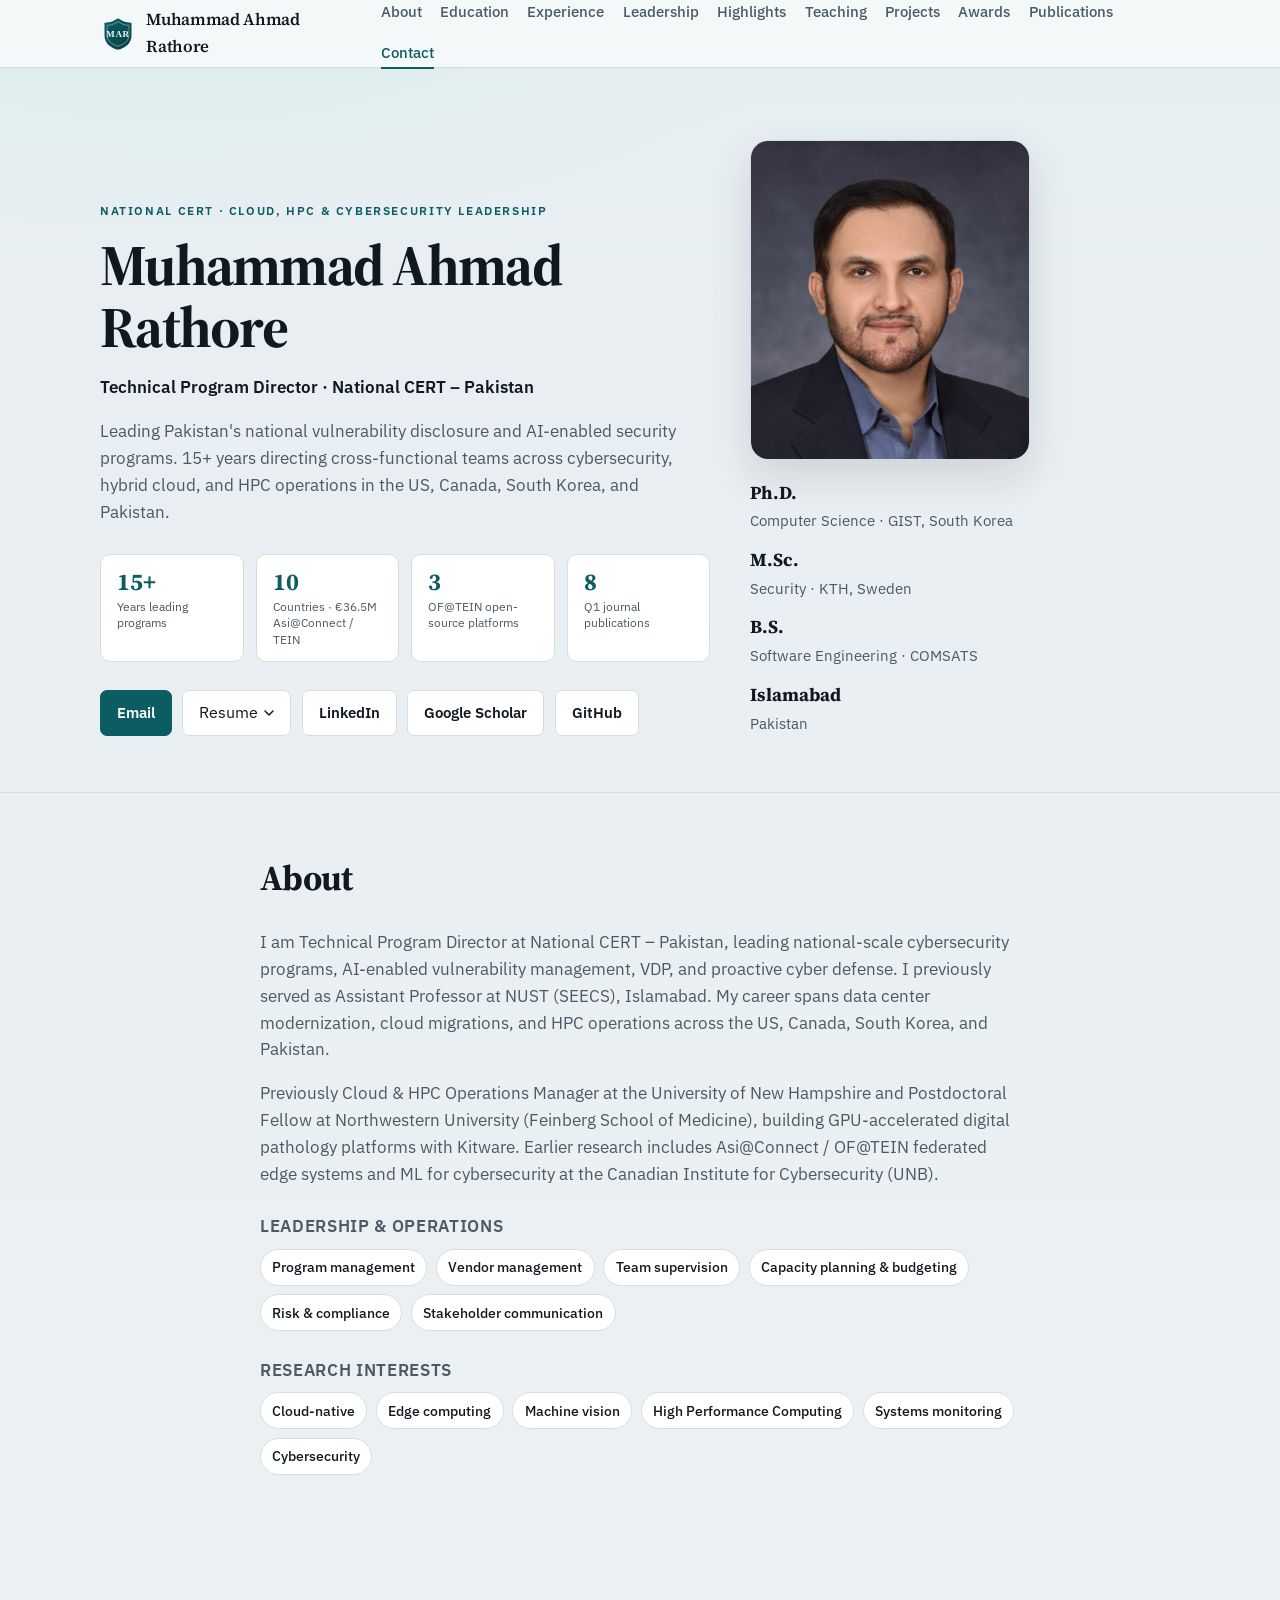
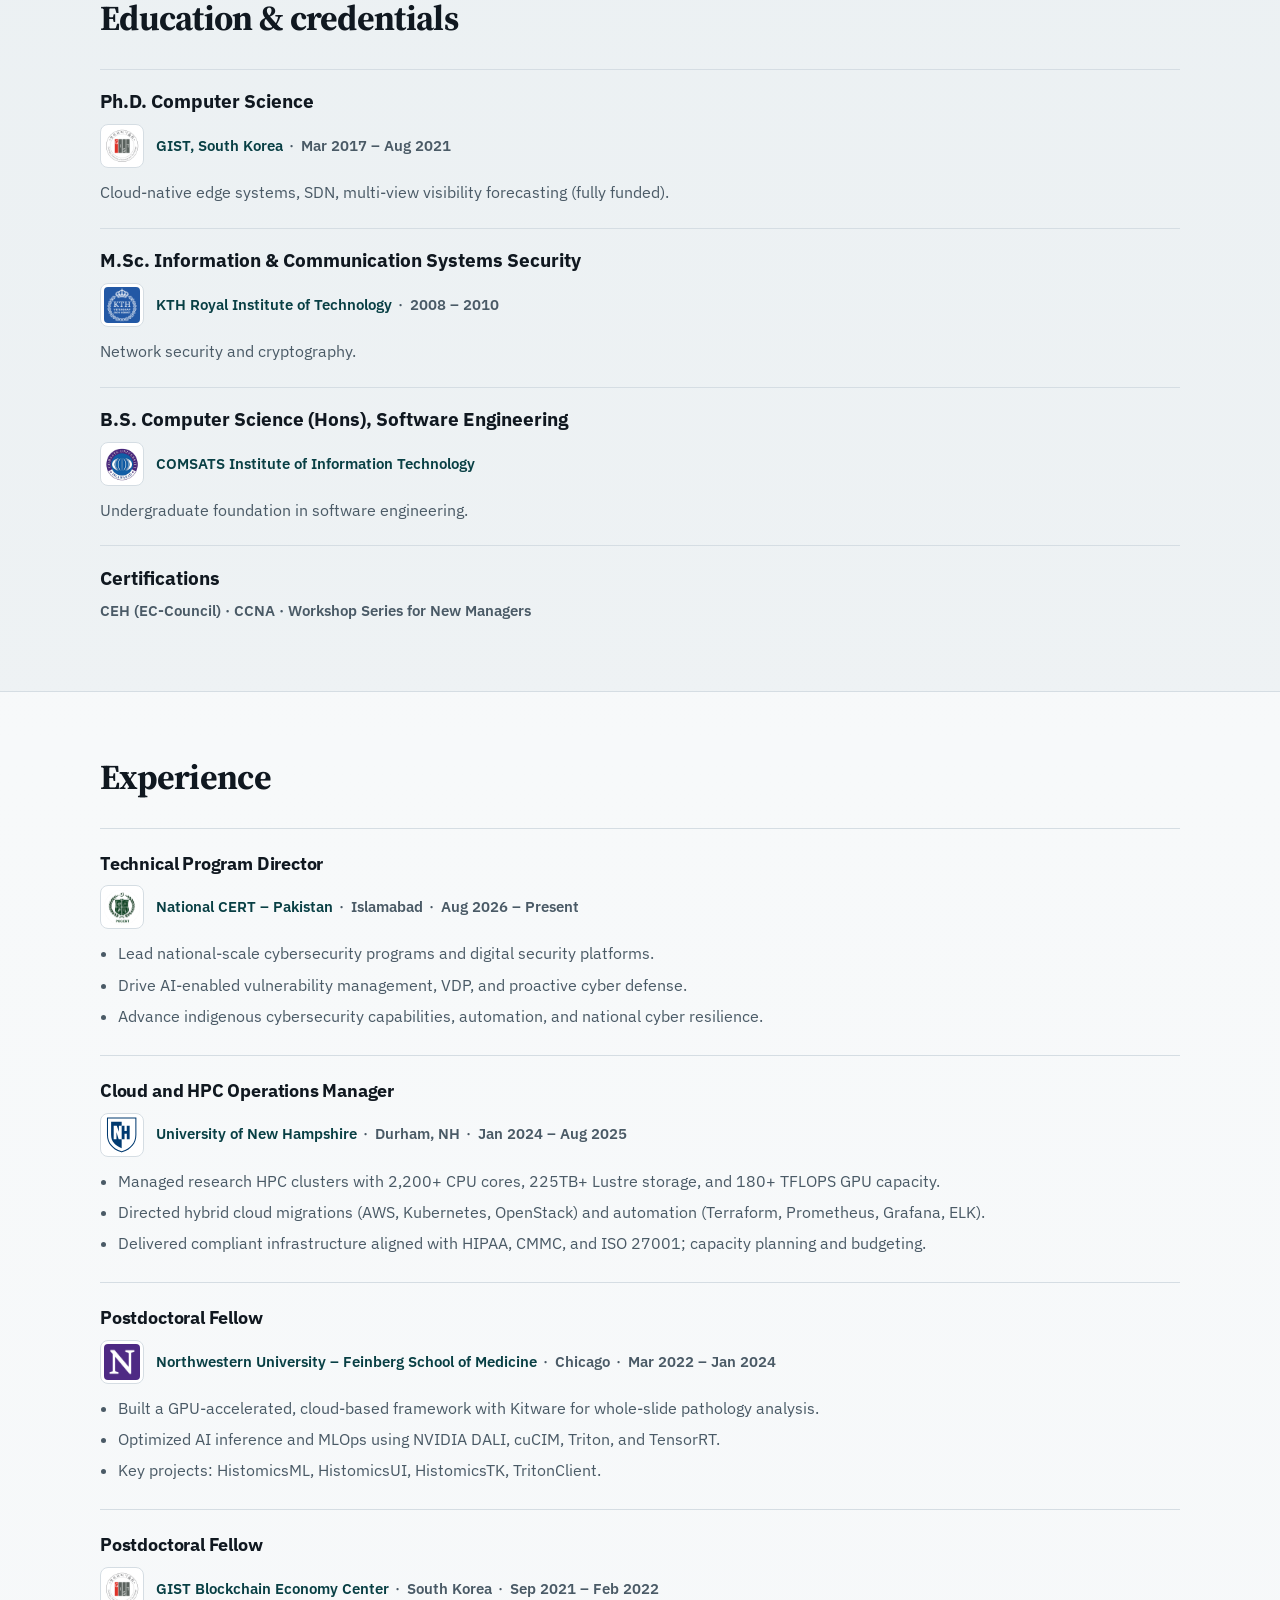
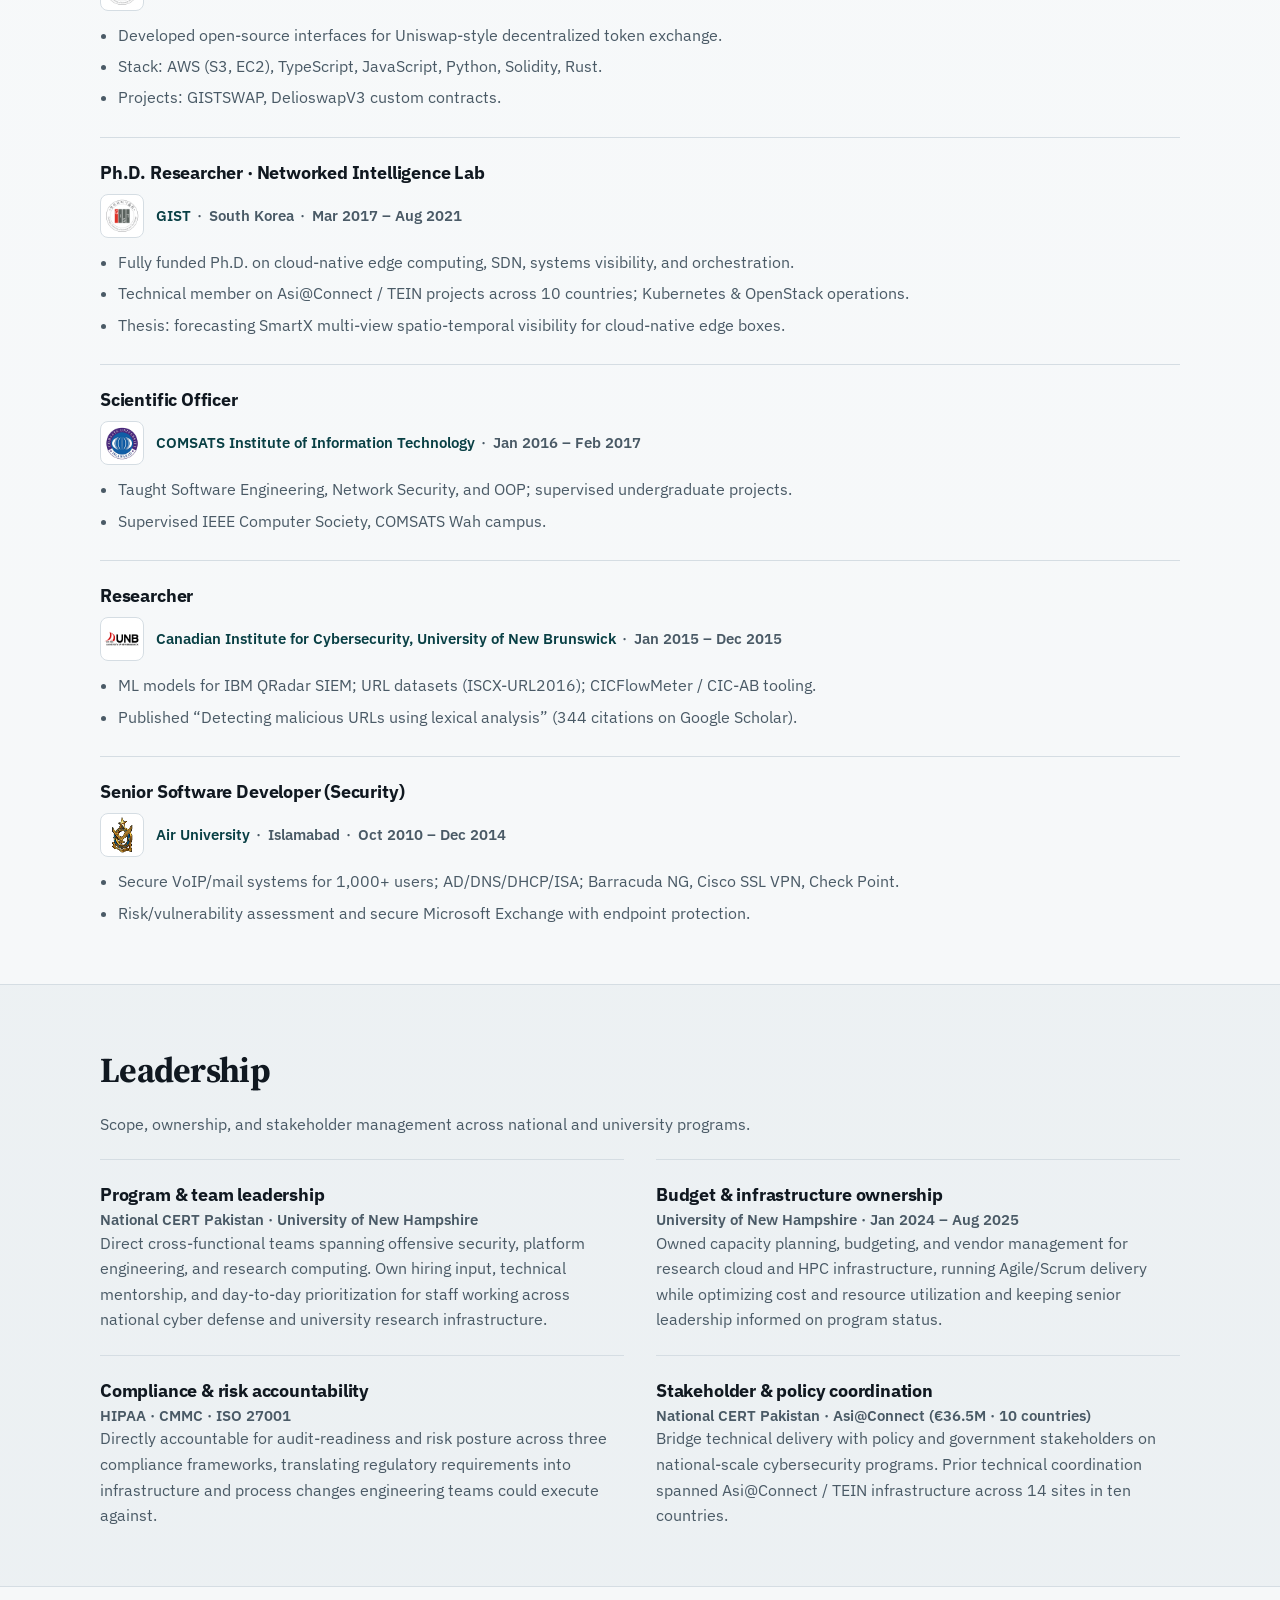
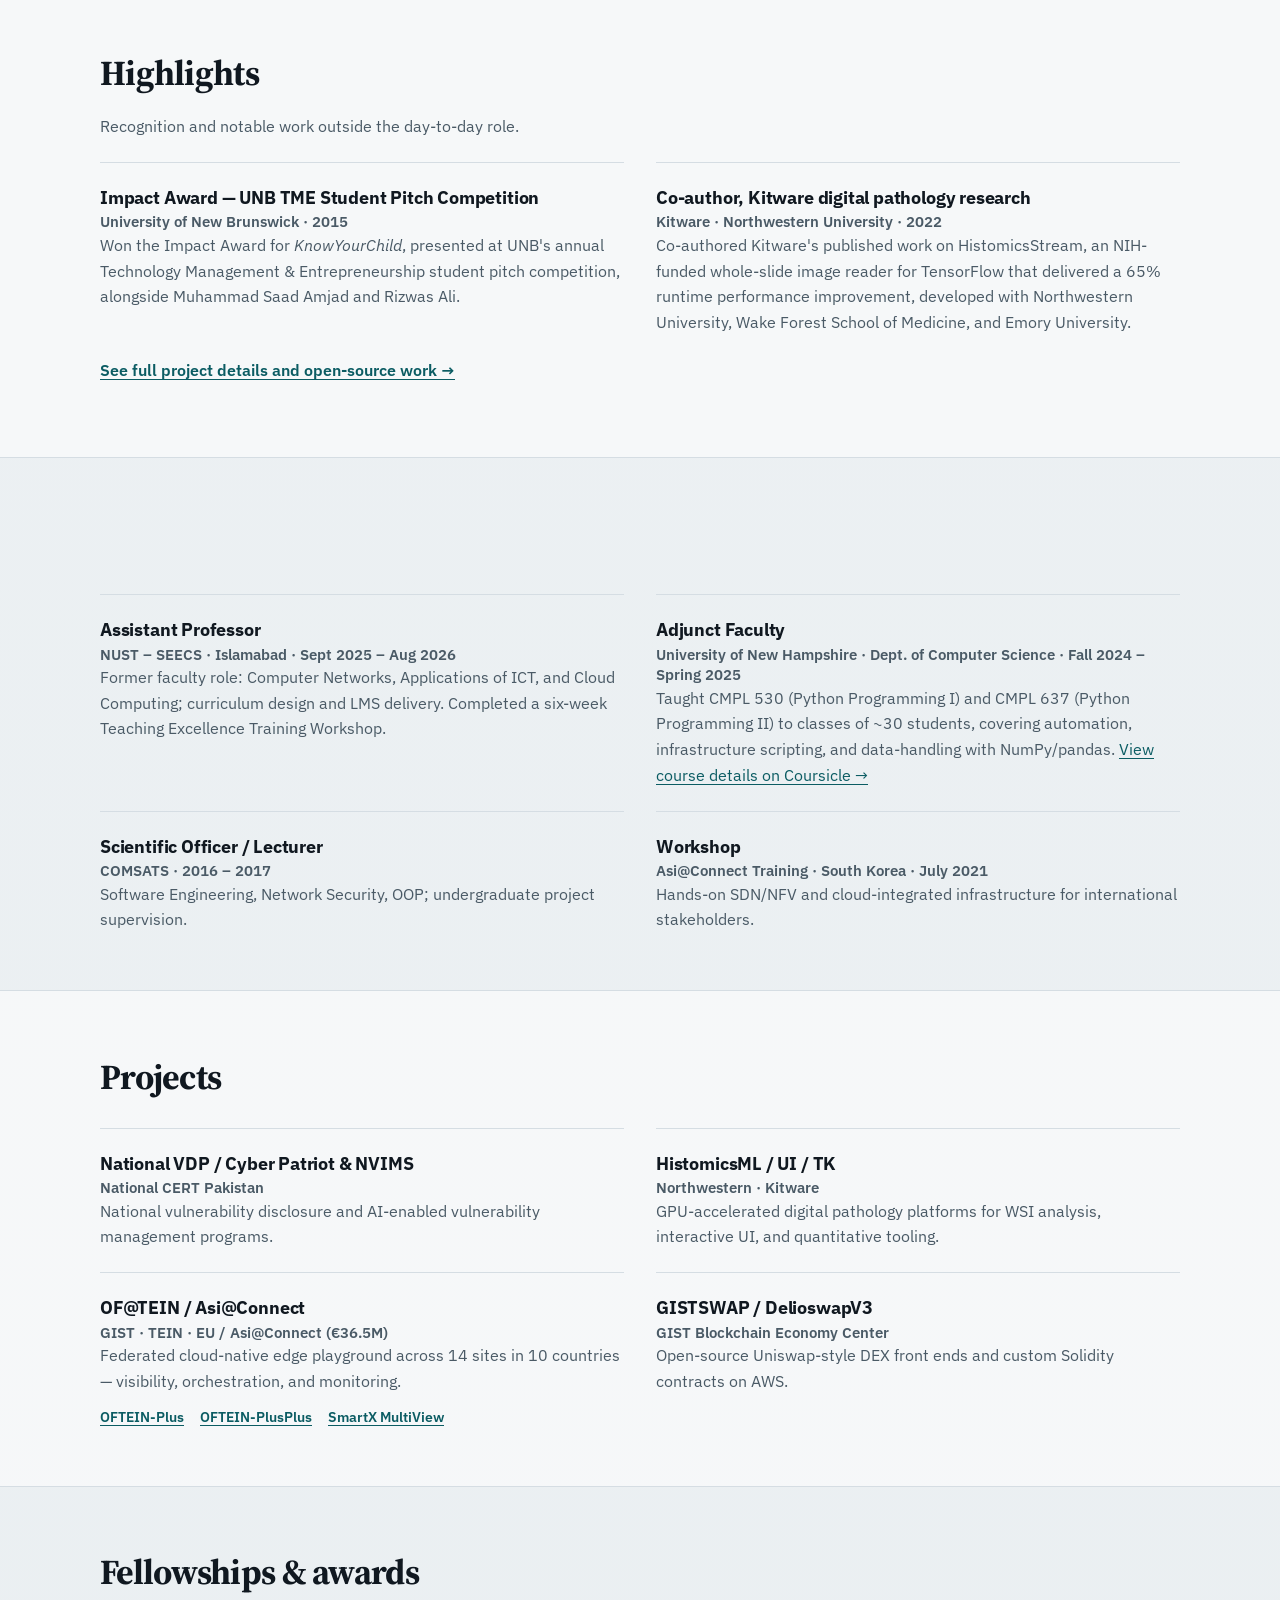
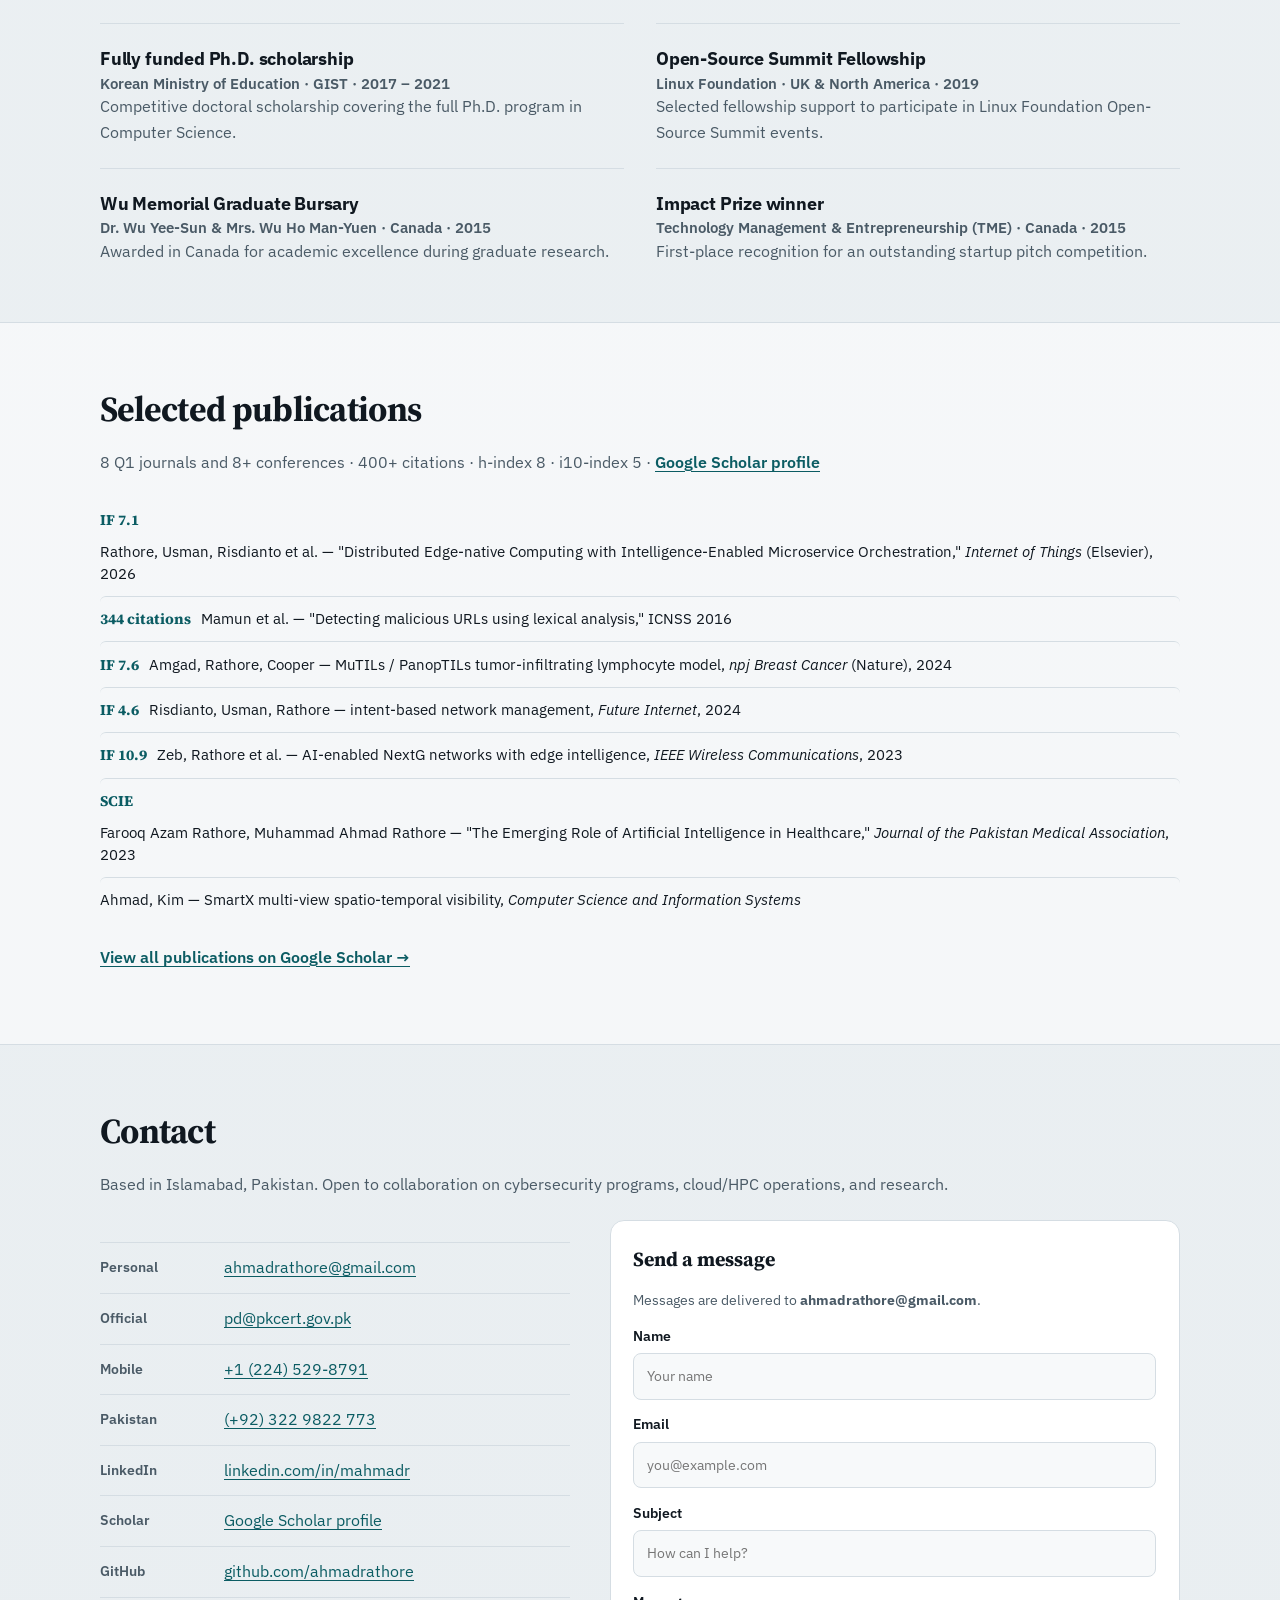
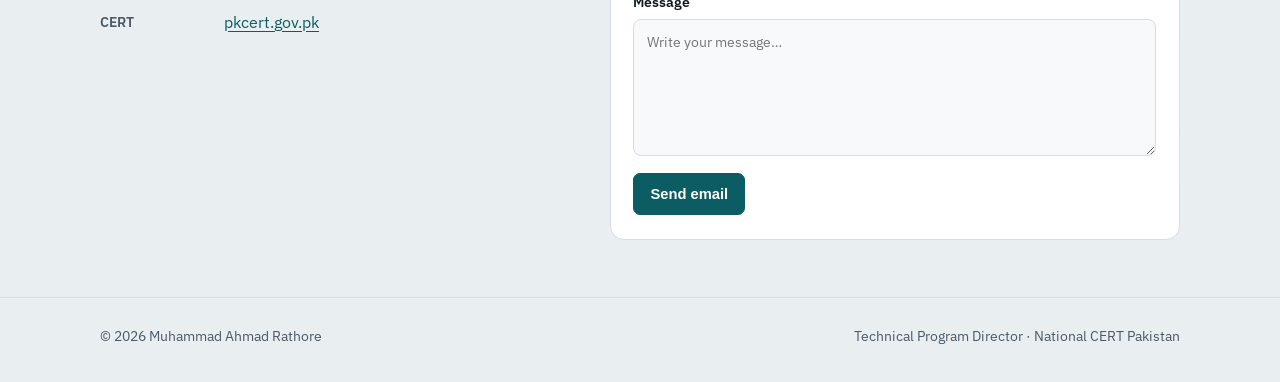
<file: index.html>
<!DOCTYPE html>
<html lang="en">
<head>
  <meta charset="UTF-8" />
  <meta name="viewport" content="width=device-width, initial-scale=1" />
  <meta name="description" content="Muhammad Ahmad Rathore — Technical Program Director at National CERT Pakistan. Cloud, HPC, cybersecurity, and research." />
  <title>Muhammad Ahmad Rathore</title>
  <link rel="preconnect" href="https://fonts.googleapis.com" />
  <link rel="preconnect" href="https://fonts.gstatic.com" crossorigin />
  <link href="https://fonts.googleapis.com/css2?family=IBM+Plex+Sans:wght@400;500;600;700&family=Source+Serif+4:opsz,wght@8..60,500;8..60,600;8..60,700&display=swap" rel="stylesheet" />
  <link rel="icon" href="assets/logo.svg" type="image/svg+xml" />
  <link rel="stylesheet" href="styles.css" />
</head>
<body>
  <header class="site-header">
    <div class="wrap header-inner">
      <a class="logo" href="#top">
        <img src="assets/logo.svg" alt="" width="36" height="36" />
        <span>Muhammad Ahmad Rathore</span>
      </a>
      <button class="nav-toggle" type="button" aria-label="Open menu" aria-expanded="false">Menu</button>
<nav class="site-nav" aria-label="Primary">
  <a href="#about">About</a>
  <a href="#education">Education</a>
  <a href="#experience">Experience</a>
  <a href="#leadership">Leadership</a>
  <a href="#highlights">Highlights</a>
  <a href="#teaching">Teaching</a>
  <a href="#projects">Projects</a>
  <a href="#awards">Awards</a>
  <a href="#publications">Publications</a>
  <a href="#contact">Contact</a>
</nav>
    </div>
  </header>

  <main id="top">
<section class="hero">
  <div class="wrap hero-grid">
    <div class="hero-copy">
      <p class="eyebrow">National CERT · Cloud, HPC &amp; Cybersecurity Leadership</p>
      <h1>Muhammad Ahmad Rathore</h1>
      <p class="role">Technical Program Director · National CERT – Pakistan</p>
      <p class="lede">
        Leading Pakistan's national vulnerability disclosure and AI-enabled security programs.
        15+ years directing cross-functional teams across cybersecurity, hybrid cloud, and HPC
        operations in the US, Canada, South Korea, and Pakistan.
      </p>

      <!-- NEW: impact stats band -->
      <div class="hero-stats reveal-group" aria-label="Career highlights">
        <div class="hero-stat">
          <span class="hero-stat-value" data-count-to="15" data-count-suffix="+">0</span>
          <span class="hero-stat-label">Years leading programs</span>
        </div>
        <div class="hero-stat">
          <span class="hero-stat-value" data-count-to="10">0</span>
          <span class="hero-stat-label">Countries · €36.5M Asi@Connect / TEIN</span>
        </div>
        <div class="hero-stat">
          <span class="hero-stat-value" data-count-to="3">0</span>
          <span class="hero-stat-label">OF@TEIN open-source platforms</span>
        </div>
        <div class="hero-stat">
          <span class="hero-stat-value" data-count-to="8">0</span>
          <span class="hero-stat-label">Q1 journal publications</span>
        </div>
      </div>

      <div class="hero-actions">
        <a class="btn primary" href="mailto:ahmadrathore@gmail.com">Email</a>
        <div class="resume-dropdown">
          <button class="btn resume-toggle" type="button" aria-expanded="false" aria-controls="resume-menu">
            Resume
            <svg class="chev" width="10" height="6" viewBox="0 0 10 6" fill="none" aria-hidden="true">
              <path d="M1 1L5 5L9 1" stroke="currentColor" stroke-width="1.5" stroke-linecap="round" stroke-linejoin="round"/>
            </svg>
          </button>
          <div class="resume-menu" id="resume-menu" role="menu">
            <a role="menuitem" href="assets/cv/Rathore_CV_Academic.pdf" target="_blank" rel="noopener">
              <span class="resume-menu-title">Academic</span>
              <span class="resume-menu-sub">Research &amp; teaching focus</span>
            </a>
            <a role="menuitem" href="assets/cv/Rathore_CV_CyberLeadership.pdf" target="_blank" rel="noopener">
              <span class="resume-menu-title">Cybersecurity Leadership</span>
              <span class="resume-menu-sub">Program &amp; team leadership focus</span>
            </a>
            <a role="menuitem" href="assets/cv/Rathore_CV_Infrastructure.pdf" target="_blank" rel="noopener">
              <span class="resume-menu-title">Infrastructure &amp; Cloud</span>
              <span class="resume-menu-sub">Cloud, HPC &amp; systems focus</span>
            </a>
          </div>
        </div>
        <a class="btn" href="https://www.linkedin.com/in/mahmadr" target="_blank" rel="noopener">LinkedIn</a>
        <a class="btn" href="https://scholar.google.com/citations?user=GoiH9mkAAAAJ&amp;hl=en" target="_blank" rel="noopener">Google Scholar</a>
        <a class="btn" href="https://github.com/ahmadrathore" target="_blank" rel="noopener">GitHub</a>
      </div>
    </div>

    <aside class="hero-aside reveal" aria-label="Profile">
      <img class="portrait" src="assets/profile.jpg" alt="Portrait of Muhammad Ahmad Rathore" width="320" height="320" />
      <div class="hero-facts">
        <div><strong>Ph.D.</strong><span>Computer Science · GIST, South Korea</span></div>
        <div><strong>M.Sc.</strong><span>Security · KTH, Sweden</span></div>
        <div><strong>B.S.</strong><span>Software Engineering · COMSATS</span></div>
        <div><strong>Islamabad</strong><span>Pakistan</span></div>
      </div>
    </aside>
  </div>
</section>

    <section id="about" class="section">
      <div class="wrap narrow">
        <h2 class="reveal">About</h2>
        <p>
          I am Technical Program Director at National CERT – Pakistan, leading national-scale cybersecurity programs,
          AI-enabled vulnerability management, VDP, and proactive cyber defense. I previously served as Assistant Professor
          at NUST (SEECS), Islamabad. My career spans data center modernization, cloud migrations, and HPC
          operations across the US, Canada, South Korea, and Pakistan.
        </p>
        <p>
          Previously Cloud &amp; HPC Operations Manager at the University of New Hampshire and Postdoctoral Fellow at
          Northwestern University (Feinberg School of Medicine), building GPU-accelerated digital pathology platforms
          with Kitware. Earlier research includes Asi@Connect / OF@TEIN federated edge systems and ML for cybersecurity
          at the Canadian Institute for Cybersecurity (UNB).
        </p>
        <p class="interests-label">Leadership &amp; operations</p>
        <ul class="skill-row reveal-group">
          <li>Program management</li>
          <li>Vendor management</li>
          <li>Team supervision</li>
          <li>Capacity planning &amp; budgeting</li>
          <li>Risk &amp; compliance</li>
          <li>Stakeholder communication</li>
        </ul>
        <p class="interests-label">Research interests</p>
        <ul class="skill-row reveal-group">
          <li>Cloud-native</li>
          <li>Edge computing</li>
          <li>Machine vision</li>
          <li>High Performance Computing</li>
          <li>Systems monitoring</li>
          <li>Cybersecurity</li>
        </ul>
      </div>
    </section>

    <section id="education" class="section">
      <div class="wrap">
        <h2 class="reveal">Education &amp; credentials</h2>
        <div class="edu-list reveal-group">
          <article>
            <header class="exp-header">
              <h3>Ph.D. Computer Science</h3>
              <div class="exp-org-row">
                <img class="org-logo" src="assets/orgs/official-gist.png" alt="GIST" width="44" height="44" />
                <p class="meta"><span class="org-name">GIST, South Korea</span><span class="meta-sep">·</span>Mar 2017 – Aug 2021</p>
              </div>
            </header>
            <p>Cloud-native edge systems, SDN, multi-view visibility forecasting (fully funded).</p>
          </article>
          <article>
            <header class="exp-header">
              <h3>M.Sc. Information &amp; Communication Systems Security</h3>
              <div class="exp-org-row">
                <img class="org-logo" src="assets/orgs/official-kth.png" alt="KTH" width="44" height="44" />
                <p class="meta"><span class="org-name">KTH Royal Institute of Technology</span><span class="meta-sep">·</span>2008 – 2010</p>
              </div>
            </header>
            <p>Network security and cryptography.</p>
          </article>
          <article>
            <header class="exp-header">
              <h3>B.S. Computer Science (Hons), Software Engineering</h3>
              <div class="exp-org-row">
                <img class="org-logo" src="assets/orgs/official-comsats.png" alt="COMSATS" width="44" height="44" />
                <p class="meta"><span class="org-name">COMSATS Institute of Information Technology</span></p>
              </div>
            </header>
            <p>Undergraduate foundation in software engineering.</p>
          </article>
          <article>
            <header class="exp-header">
              <h3>Certifications</h3>
              <p class="meta">CEH (EC-Council) · CCNA · Workshop Series for New Managers</p>
            </header>
          </article>
        </div>
      </div>
    </section>

    <section id="experience" class="section tint">
      <div class="wrap">
        <h2 class="reveal">Experience</h2>
        <div class="timeline reveal-group">
          <article>
            <header class="exp-header">
              <h3>Technical Program Director</h3>
              <div class="exp-org-row">
                <img class="org-logo" src="assets/orgs/official-pkcert.png" alt="National CERT Pakistan" width="44" height="44" />
                <p class="meta"><span class="org-name">National CERT – Pakistan</span><span class="meta-sep">·</span>Islamabad<span class="meta-sep">·</span>Aug 2026 – Present</p>
              </div>
            </header>
            <ul>
              <li>Lead national-scale cybersecurity programs and digital security platforms.</li>
              <li>Drive AI-enabled vulnerability management, VDP, and proactive cyber defense.</li>
              <li>Advance indigenous cybersecurity capabilities, automation, and national cyber resilience.</li>
            </ul>
          </article>
          <article>
            <header class="exp-header">
              <h3>Cloud and HPC Operations Manager</h3>
              <div class="exp-org-row">
                <img class="org-logo" src="assets/orgs/official-unh-shield.svg" alt="University of New Hampshire" width="44" height="44" />
                <p class="meta"><span class="org-name">University of New Hampshire</span><span class="meta-sep">·</span>Durham, NH<span class="meta-sep">·</span>Jan 2024 – Aug 2025</p>
              </div>
            </header>
            <ul>
              <li>Managed research HPC clusters with 2,200+ CPU cores, 225TB+ Lustre storage, and 180+ TFLOPS GPU capacity.</li>
              <li>Directed hybrid cloud migrations (AWS, Kubernetes, OpenStack) and automation (Terraform, Prometheus, Grafana, ELK).</li>
              <li>Delivered compliant infrastructure aligned with HIPAA, CMMC, and ISO 27001; capacity planning and budgeting.</li>
            </ul>
          </article>
          <article>
            <header class="exp-header">
              <h3>Postdoctoral Fellow</h3>
              <div class="exp-org-row">
                <img class="org-logo" src="assets/orgs/official-northwestern-mark.png" alt="Northwestern University" width="44" height="44" />
                <p class="meta"><span class="org-name">Northwestern University – Feinberg School of Medicine</span><span class="meta-sep">·</span>Chicago<span class="meta-sep">·</span>Mar 2022 – Jan 2024</p>
              </div>
            </header>
            <ul>
              <li>Built a GPU-accelerated, cloud-based framework with Kitware for whole-slide pathology analysis.</li>
              <li>Optimized AI inference and MLOps using NVIDIA DALI, cuCIM, Triton, and TensorRT.</li>
              <li>Key projects: HistomicsML, HistomicsUI, HistomicsTK, TritonClient.</li>
            </ul>
          </article>
          <article>
            <header class="exp-header">
              <h3>Postdoctoral Fellow</h3>
              <div class="exp-org-row">
                <img class="org-logo" src="assets/orgs/official-gist.png" alt="GIST" width="44" height="44" />
                <p class="meta"><span class="org-name">GIST Blockchain Economy Center</span><span class="meta-sep">·</span>South Korea<span class="meta-sep">·</span>Sep 2021 – Feb 2022</p>
              </div>
            </header>
            <ul>
              <li>Developed open-source interfaces for Uniswap-style decentralized token exchange.</li>
              <li>Stack: AWS (S3, EC2), TypeScript, JavaScript, Python, Solidity, Rust.</li>
              <li>Projects: GISTSWAP, DelioswapV3 custom contracts.</li>
            </ul>
          </article>
          <article>
            <header class="exp-header">
              <h3>Ph.D. Researcher · Networked Intelligence Lab</h3>
              <div class="exp-org-row">
                <img class="org-logo" src="assets/orgs/official-gist.png" alt="GIST" width="44" height="44" />
                <p class="meta"><span class="org-name">GIST</span><span class="meta-sep">·</span>South Korea<span class="meta-sep">·</span>Mar 2017 – Aug 2021</p>
              </div>
            </header>
            <ul>
              <li>Fully funded Ph.D. on cloud-native edge computing, SDN, systems visibility, and orchestration.</li>
              <li>Technical member on Asi@Connect / TEIN projects across 10 countries; Kubernetes &amp; OpenStack operations.</li>
              <li>Thesis: forecasting SmartX multi-view spatio-temporal visibility for cloud-native edge boxes.</li>
            </ul>
          </article>
          <article>
            <header class="exp-header">
              <h3>Scientific Officer</h3>
              <div class="exp-org-row">
                <img class="org-logo" src="assets/orgs/official-comsats.png" alt="COMSATS" width="44" height="44" />
                <p class="meta"><span class="org-name">COMSATS Institute of Information Technology</span><span class="meta-sep">·</span>Jan 2016 – Feb 2017</p>
              </div>
            </header>
            <ul>
              <li>Taught Software Engineering, Network Security, and OOP; supervised undergraduate projects.</li>
              <li>Supervised IEEE Computer Society, COMSATS Wah campus.</li>
            </ul>
          </article>
          <article>
            <header class="exp-header">
              <h3>Researcher</h3>
              <div class="exp-org-row">
                <img class="org-logo" src="assets/orgs/official-unb.png" alt="University of New Brunswick" width="44" height="44" />
                <p class="meta"><span class="org-name">Canadian Institute for Cybersecurity, University of New Brunswick</span><span class="meta-sep">·</span>Jan 2015 – Dec 2015</p>
              </div>
            </header>
            <ul>
              <li>ML models for IBM QRadar SIEM; URL datasets (ISCX-URL2016); CICFlowMeter / CIC-AB tooling.</li>
              <li>Published “Detecting malicious URLs using lexical analysis” (344 citations on Google Scholar).</li>
            </ul>
          </article>
          <article>
            <header class="exp-header">
              <h3>Senior Software Developer (Security)</h3>
              <div class="exp-org-row">
                <img class="org-logo" src="assets/orgs/official-paf.gif" alt="Air University / Pakistan Air Force" width="44" height="44" />
                <p class="meta"><span class="org-name">Air University</span><span class="meta-sep">·</span>Islamabad<span class="meta-sep">·</span>Oct 2010 – Dec 2014</p>
              </div>
            </header>
            <ul>
              <li>Secure VoIP/mail systems for 1,000+ users; AD/DNS/DHCP/ISA; Barracuda NG, Cisco SSL VPN, Check Point.</li>
              <li>Risk/vulnerability assessment and secure Microsoft Exchange with endpoint protection.</li>
            </ul>
          </article>
        </div>
      </div>
    </section>

<section id="leadership" class="section">
  <div class="wrap">
    <h2 class="reveal">Leadership</h2>
    <p class="section-note">Scope, ownership, and stakeholder management across national and university programs.</p>

    <div class="split reveal-group">
      <article>
        <h3>Program &amp; team leadership</h3>
        <p class="meta">National CERT Pakistan · University of New Hampshire</p>
        <p>
          Direct cross-functional teams spanning offensive security, platform engineering, and
          research computing. Own hiring input, technical mentorship, and day-to-day prioritization
          for staff working across national cyber defense and university research infrastructure.
        </p>
      </article>

      <article>
        <h3>Budget &amp; infrastructure ownership</h3>
        <p class="meta">University of New Hampshire · Jan 2024 – Aug 2025</p>
        <p>
          Owned capacity planning, budgeting, and vendor management for research cloud and HPC
          infrastructure, running Agile/Scrum delivery while optimizing cost and resource
          utilization and keeping senior leadership informed on program status.
        </p>
      </article>

      <article>
        <h3>Compliance &amp; risk accountability</h3>
        <p class="meta">HIPAA · CMMC · ISO 27001</p>
        <p>
          Directly accountable for audit-readiness and risk posture across three compliance
          frameworks, translating regulatory requirements into infrastructure and process changes
          engineering teams could execute against.
        </p>
      </article>

      <article>
        <h3>Stakeholder &amp; policy coordination</h3>
        <p class="meta">National CERT Pakistan · Asi@Connect (€36.5M · 10 countries)</p>
        <p>
          Bridge technical delivery with policy and government stakeholders on national-scale
          cybersecurity programs. Prior technical coordination spanned Asi@Connect / TEIN
          infrastructure across 14 sites in ten countries.
        </p>
      </article>
    </div>
  </div>
</section>

<section id="highlights" class="section tint">
  <div class="wrap">
    <h2 class="reveal">Highlights</h2>
    <p class="section-note">Recognition and notable work outside the day-to-day role.</p>

    <div class="split reveal-group">
      <article>
        <h3>Impact Award — UNB TME Student Pitch Competition</h3>
        <p class="meta">University of New Brunswick · 2015</p>
        <p>
          Won the Impact Award for <em>KnowYourChild</em>, presented at UNB's annual Technology
          Management &amp; Entrepreneurship student pitch competition, alongside Muhammad Saad
          Amjad and Rizwas Ali.
        </p>
      </article>

      <article>
        <h3>Co-author, Kitware digital pathology research</h3>
        <p class="meta">Kitware · Northwestern University · 2022</p>
        <p>
          Co-authored Kitware's published work on HistomicsStream, an NIH-funded whole-slide
          image reader for TensorFlow that delivered a 65% runtime performance improvement,
          developed with Northwestern University, Wake Forest School of Medicine, and Emory
          University.
        </p>
      </article>
    </div>

    <p class="more-link"><a href="https://work.ahmadrathore.com" target="_blank" rel="noopener">See full project details and open-source work →</a></p>
  </div>
</section>

    <section id="teaching" class="section">
      <div class="wrap">
        <h2 class="reveal">Teaching</h2>
        <div class="split reveal-group">
          <article>
            <h3>Assistant Professor</h3>
            <p class="meta">NUST – SEECS · Islamabad · Sept 2025 – Aug 2026</p>
            <p>Former faculty role: Computer Networks, Applications of ICT, and Cloud Computing; curriculum design and LMS delivery. Completed a six-week Teaching Excellence Training Workshop.</p>
          </article>
          <article>
            <h3>Adjunct Faculty</h3>
            <p class="meta">University of New Hampshire · Dept. of Computer Science · Fall 2024 – Spring 2025</p>
            <p>
              Taught CMPL 530 (Python Programming I) and CMPL 637 (Python Programming II) to
              classes of ~30 students, covering automation, infrastructure scripting, and
              data-handling with NumPy/pandas.
              <a href="https://www.coursicle.com/unh/professors/Ahmad+Rathore/" target="_blank" rel="noopener">View course details on Coursicle →</a>
            </p>
          </article>
          <article>
            <h3>Scientific Officer / Lecturer</h3>
            <p class="meta">COMSATS · 2016 – 2017</p>
            <p>Software Engineering, Network Security, OOP; undergraduate project supervision.</p>
          </article>
          <article>
            <h3>Workshop</h3>
            <p class="meta">Asi@Connect Training · South Korea · July 2021</p>
            <p>Hands-on SDN/NFV and cloud-integrated infrastructure for international stakeholders.</p>
          </article>
        </div>
      </div>
    </section>

    <section id="projects" class="section tint">
      <div class="wrap">
        <h2 class="reveal">Projects</h2>
        <div class="split reveal-group">
          <article>
            <h3>National VDP / Cyber Patriot &amp; NVIMS</h3>
            <p class="meta">National CERT Pakistan</p>
            <p>National vulnerability disclosure and AI-enabled vulnerability management programs.</p>
          </article>
          <article>
            <h3>HistomicsML / UI / TK</h3>
            <p class="meta">Northwestern · Kitware</p>
            <p>GPU-accelerated digital pathology platforms for WSI analysis, interactive UI, and quantitative tooling.</p>
          </article>
          <article>
            <h3>OF@TEIN / Asi@Connect</h3>
            <p class="meta">GIST · TEIN · EU / Asi@Connect (€36.5M)</p>
            <p>Federated cloud-native edge playground across 14 sites in 10 countries — visibility, orchestration, and monitoring.</p>
            <p class="project-links">
              <a href="https://github.com/OFTEIN-NET/OFTEIN-Plus" target="_blank" rel="noopener">OFTEIN-Plus</a>
              <a href="https://github.com/OFTEIN-NET/OFTEIN-PlusPlus" target="_blank" rel="noopener">OFTEIN-PlusPlus</a>
              <a href="https://github.com/OFTEIN-NET/Visualization-SmartX-MultiView-OFTEIN" target="_blank" rel="noopener">SmartX MultiView</a>
            </p>
          </article>
          <article>
            <h3>GISTSWAP / DelioswapV3</h3>
            <p class="meta">GIST Blockchain Economy Center</p>
            <p>Open-source Uniswap-style DEX front ends and custom Solidity contracts on AWS.</p>
          </article>
        </div>
      </div>
    </section>

    <section id="awards" class="section">
      <div class="wrap">
        <h2 class="reveal">Fellowships &amp; awards</h2>
        <div class="split reveal-group">
          <article>
            <h3>Fully funded Ph.D. scholarship</h3>
            <p class="meta">Korean Ministry of Education · GIST · 2017 – 2021</p>
            <p>Competitive doctoral scholarship covering the full Ph.D. program in Computer Science.</p>
          </article>
          <article>
            <h3>Open-Source Summit Fellowship</h3>
            <p class="meta">Linux Foundation · UK &amp; North America · 2019</p>
            <p>Selected fellowship support to participate in Linux Foundation Open-Source Summit events.</p>
          </article>
          <article>
            <h3>Wu Memorial Graduate Bursary</h3>
            <p class="meta">Dr. Wu Yee-Sun &amp; Mrs. Wu Ho Man-Yuen · Canada · 2015</p>
            <p>Awarded in Canada for academic excellence during graduate research.</p>
          </article>
          <article>
            <h3>Impact Prize winner</h3>
            <p class="meta">Technology Management &amp; Entrepreneurship (TME) · Canada · 2015</p>
            <p>First-place recognition for an outstanding startup pitch competition.</p>
          </article>
        </div>
      </div>
    </section>

<section id="publications" class="section tint">
  <div class="wrap">
    <h2 class="reveal">Selected publications</h2>
    <p class="section-note">
      8 Q1 journals and 8+ conferences · 400+ citations · h-index 8 · i10-index 5 ·
      <a href="https://scholar.google.com/citations?user=GoiH9mkAAAAJ&amp;hl=en" target="_blank" rel="noopener">Google Scholar profile</a>
    </p>

    <ul class="pubs-compact reveal-group">
      <li>
        <span class="pub-cite">IF 7.1</span>
        <span class="pub-line">Rathore, Usman, Risdianto et al. — "Distributed Edge-native Computing with Intelligence-Enabled Microservice Orchestration," <em>Internet of Things</em> (Elsevier), 2026</span>
      </li>
      <li>
        <span class="pub-cite">344 citations</span>
        <span class="pub-line">Mamun et al. — "Detecting malicious URLs using lexical analysis," ICNSS 2016</span>
      </li>
      <li>
        <span class="pub-cite">IF 7.6</span>
        <span class="pub-line">Amgad, Rathore, Cooper — MuTILs / PanopTILs tumor-infiltrating lymphocyte model, <em>npj Breast Cancer</em> (Nature), 2024</span>
      </li>
      <li>
        <span class="pub-cite">IF 4.6</span>
        <span class="pub-line">Risdianto, Usman, Rathore — intent-based network management, <em>Future Internet</em>, 2024</span>
      </li>
      <li>
        <span class="pub-cite">IF 10.9</span>
        <span class="pub-line">Zeb, Rathore et al. — AI-enabled NextG networks with edge intelligence, <em>IEEE Wireless Communications</em>, 2023</span>
      </li>
      <li>
        <span class="pub-cite">SCIE</span>
        <span class="pub-line">Farooq Azam Rathore, Muhammad Ahmad Rathore — "The Emerging Role of Artificial Intelligence in Healthcare," <em>Journal of the Pakistan Medical Association</em>, 2023</span>
      </li>
      <li>
        <span class="pub-line">Ahmad, Kim — SmartX multi-view spatio-temporal visibility, <em>Computer Science and Information Systems</em></span>
      </li>
    </ul>

    <p class="more-link">
      <a href="https://scholar.google.com/citations?user=GoiH9mkAAAAJ&amp;hl=en" target="_blank" rel="noopener">View all publications on Google Scholar →</a>
    </p>
  </div>
</section>

    <section id="contact" class="section">
      <div class="wrap">
        <h2 class="reveal">Contact</h2>
        <p class="section-note reveal">Based in Islamabad, Pakistan. Open to collaboration on cybersecurity programs, cloud/HPC operations, and research.</p>
        <div class="contact-grid">
          <div class="contact-details reveal">
            <ul class="contact-list">
              <li><span>Personal</span><a href="mailto:ahmadrathore@gmail.com">ahmadrathore@gmail.com</a></li>
              <li><span>Official</span><a href="mailto:pd@pkcert.gov.pk">pd@pkcert.gov.pk</a></li>
              <li><span>Mobile</span><a href="tel:+12245298791">+1 (224) 529-8791</a></li>
              <li><span>Pakistan</span><a href="tel:+923229822773">(+92) 322 9822 773</a></li>
              <li><span>LinkedIn</span><a href="https://www.linkedin.com/in/mahmadr" target="_blank" rel="noopener">linkedin.com/in/mahmadr</a></li>
              <li><span>Scholar</span><a href="https://scholar.google.com/citations?user=GoiH9mkAAAAJ&amp;hl=en" target="_blank" rel="noopener">Google Scholar profile</a></li>
              <li><span>GitHub</span><a href="https://github.com/ahmadrathore" target="_blank" rel="noopener">github.com/ahmadrathore</a></li>
              <li><span>CERT</span><a href="https://pkcert.gov.pk" target="_blank" rel="noopener">pkcert.gov.pk</a></li>
            </ul>
          </div>

          <form class="contact-form reveal" action="https://formsubmit.co/ahmadrathore@gmail.com" method="POST">
            <h3>Send a message</h3>
            <p class="form-note">Messages are delivered to <strong>ahmadrathore@gmail.com</strong>.</p>
            <input type="hidden" name="_subject" value="Portfolio contact — ahmadrathore.com" />
            <input type="hidden" name="_template" value="table" />
            <input type="hidden" name="_captcha" value="false" />
            <input type="text" name="_honey" class="honey" tabindex="-1" autocomplete="off" aria-hidden="true" />
            <label>
              Name
              <input type="text" name="name" required autocomplete="name" placeholder="Your name" />
            </label>
            <label>
              Email
              <input type="email" name="email" required autocomplete="email" placeholder="you@example.com" />
            </label>
            <label>
              Subject
              <input type="text" name="subject" required placeholder="How can I help?" />
            </label>
            <label>
              Message
              <textarea name="message" rows="5" required placeholder="Write your message…"></textarea>
            </label>
            <button class="btn primary" type="submit">Send email</button>
          </form>
        </div>
      </div>
    </section>
  </main>

  <footer class="site-footer">
    <div class="wrap">
      <p>© <span id="year"></span> Muhammad Ahmad Rathore</p>
      <p>Technical Program Director · National CERT Pakistan</p>
    </div>
  </footer>
  <script src="script.js"></script>
</body>
</html>
</file>
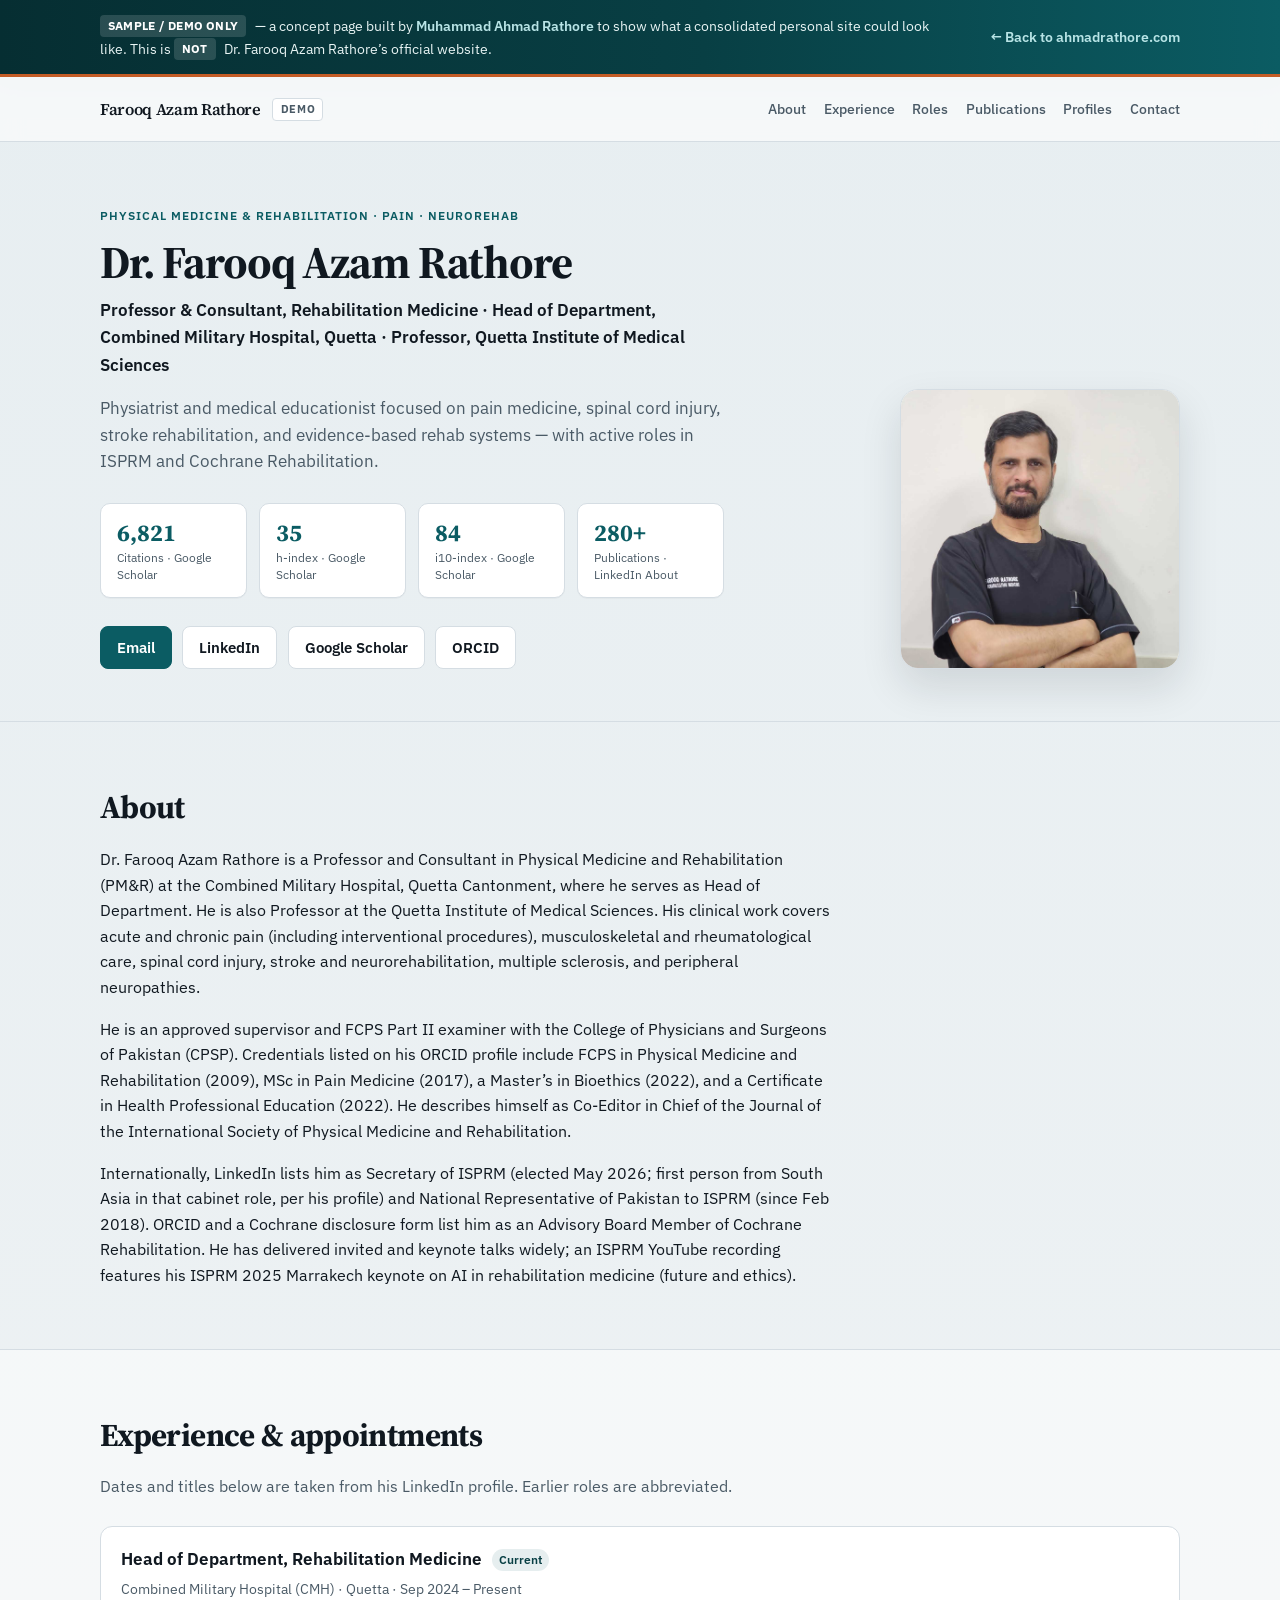
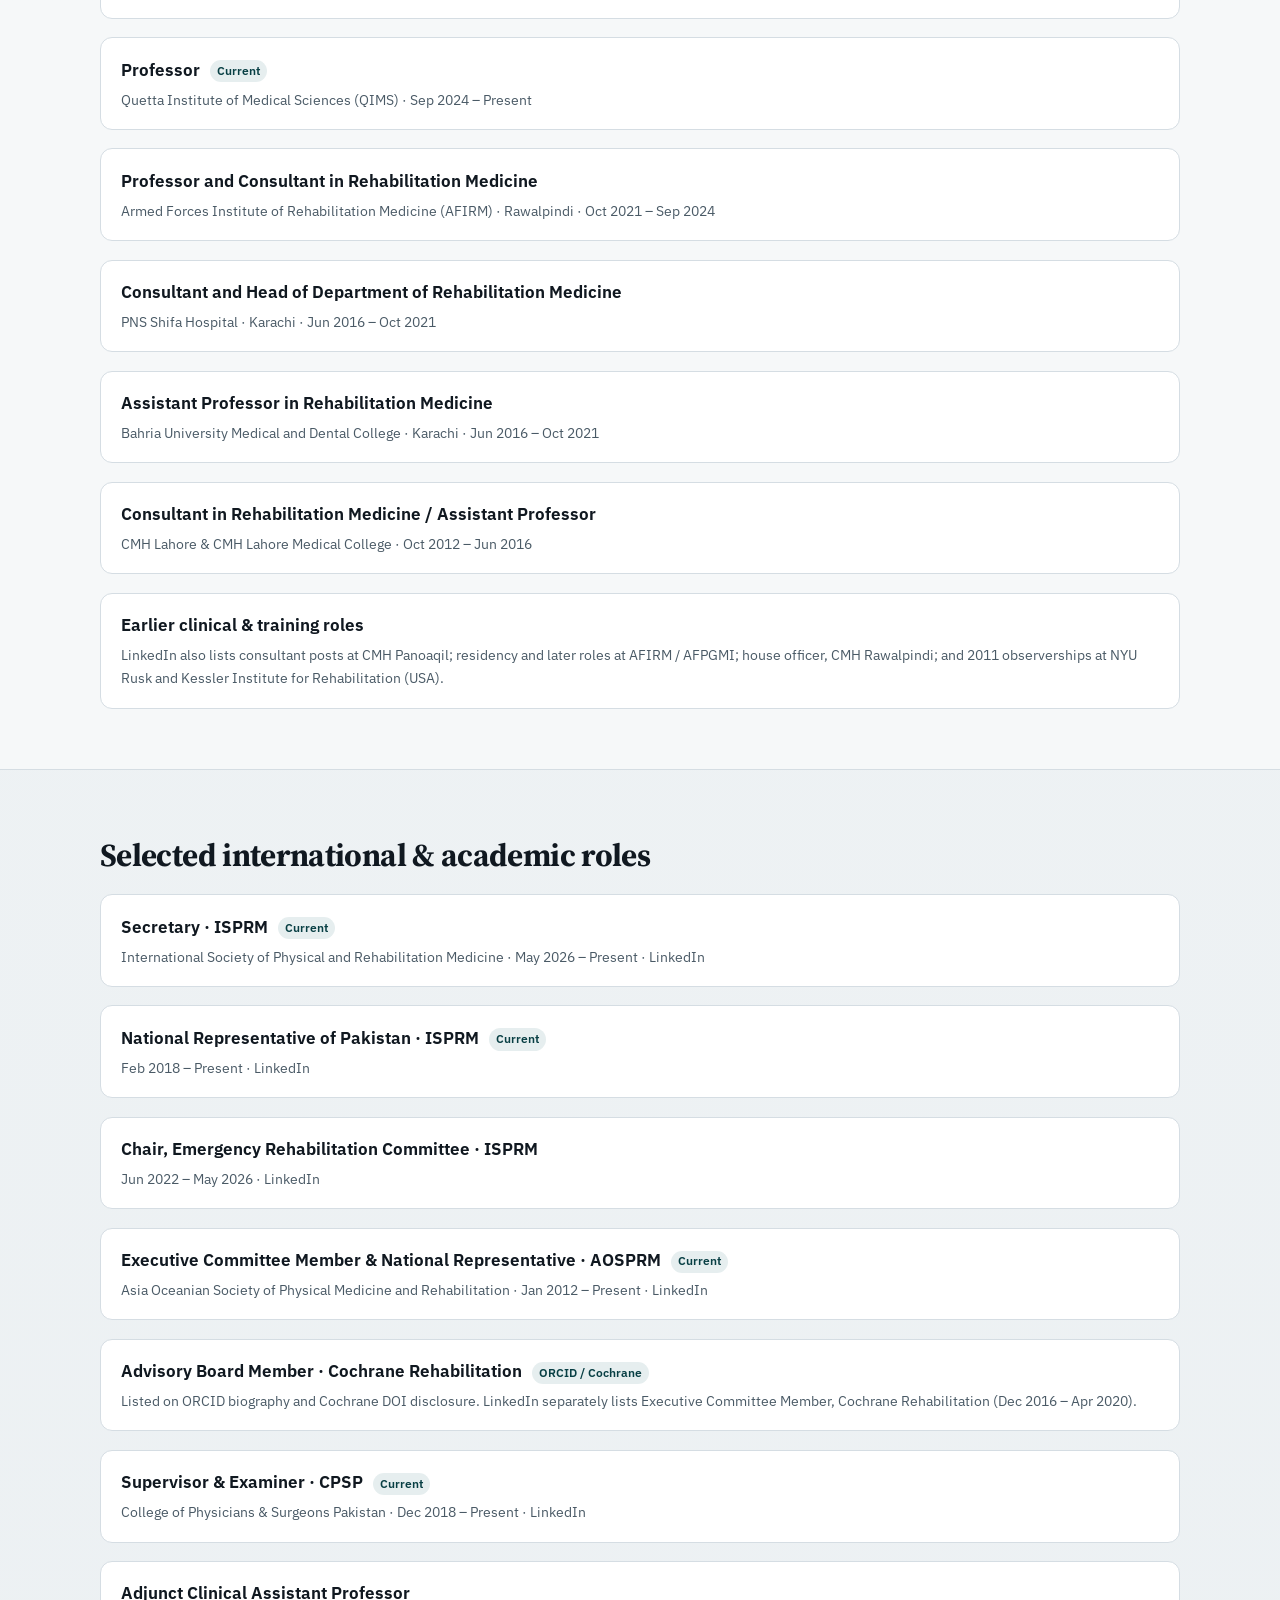
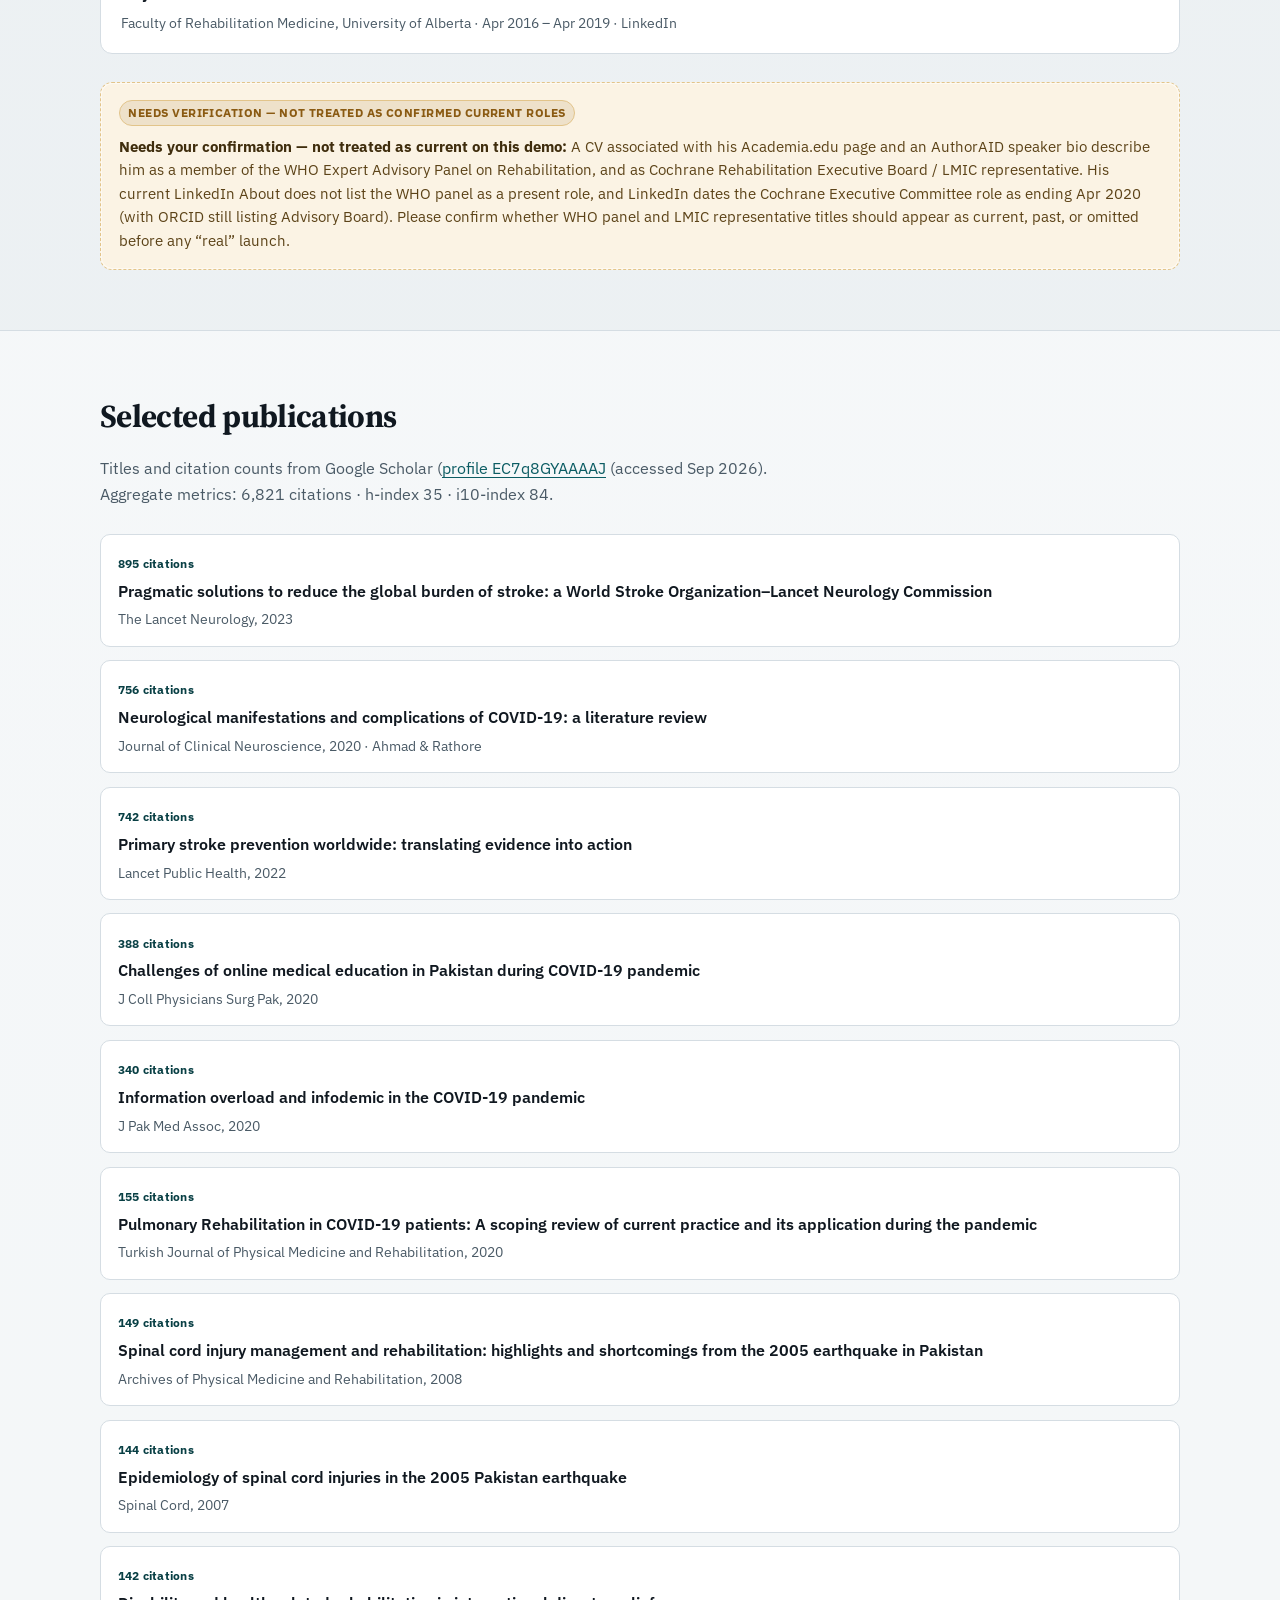
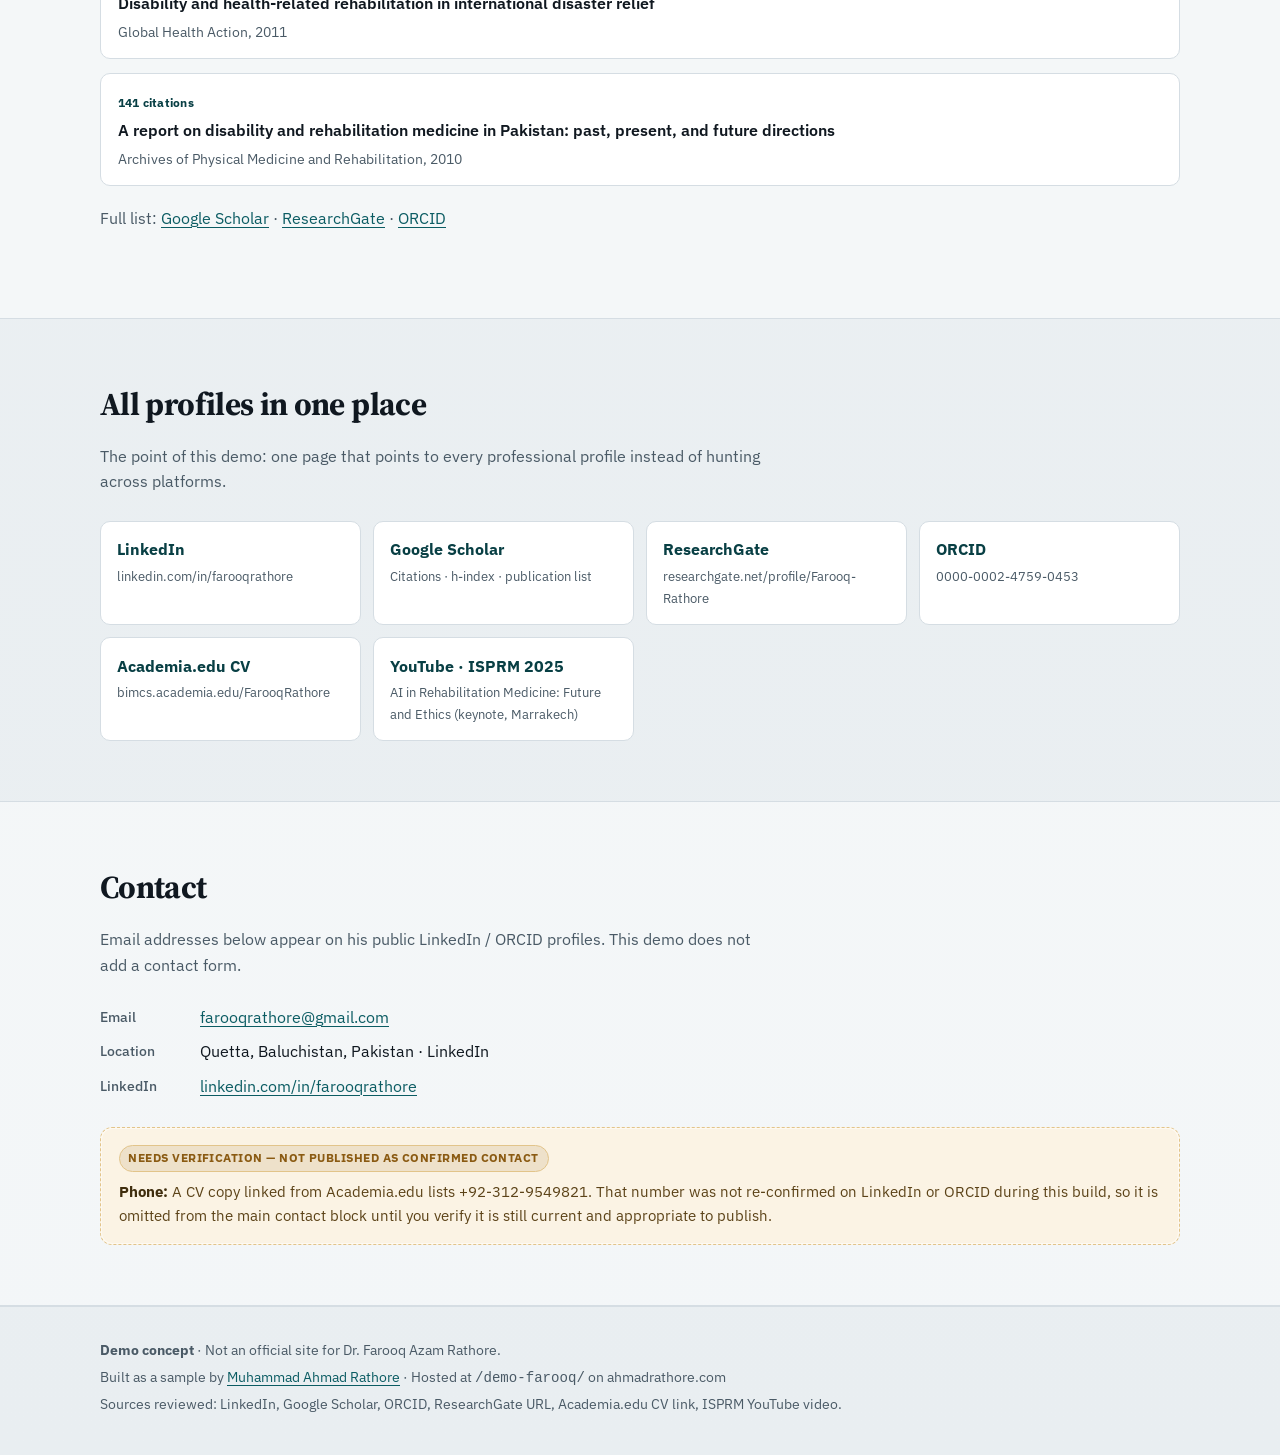
<file: demo-farooq/index.html>
<!DOCTYPE html>
<html lang="en">
<head>
  <meta charset="UTF-8" />
  <meta name="viewport" content="width=device-width, initial-scale=1" />
  <meta name="robots" content="noindex,nofollow" />
  <meta name="description" content="SAMPLE / DEMO personal site concept for Dr. Farooq Azam Rathore — not an official page. Built to illustrate a consolidated professional profile." />
  <title>Demo · Dr. Farooq Azam Rathore</title>
  <link rel="preconnect" href="https://fonts.googleapis.com" />
  <link rel="preconnect" href="https://fonts.gstatic.com" crossorigin />
  <link href="https://fonts.googleapis.com/css2?family=IBM+Plex+Sans:wght@400;500;600;700&family=Source+Serif+4:opsz,wght@8..60,500;8..60,600;8..60,700&display=swap" rel="stylesheet" />
  <link rel="stylesheet" href="styles.css" />
</head>
<body>
  <aside class="demo-banner" role="note">
    <div class="wrap">
      <p>
        <strong>Sample / demo only</strong> — a concept page built by
        <a href="https://ahmadrathore.com/">Muhammad Ahmad Rathore</a>
        to show what a consolidated personal site could look like.
        This is <strong>not</strong> Dr. Farooq Azam Rathore’s official website.
      </p>
      <a href="https://ahmadrathore.com/">← Back to ahmadrathore.com</a>
    </div>
  </aside>

  <header class="site-header">
    <div class="wrap header-inner">
      <a class="logo" href="#top">
        Farooq Azam Rathore
        <span>DEMO</span>
      </a>
      <nav class="site-nav" aria-label="Primary">
        <a href="#about">About</a>
        <a href="#experience">Experience</a>
        <a href="#roles">Roles</a>
        <a href="#publications">Publications</a>
        <a href="#links">Profiles</a>
        <a href="#contact">Contact</a>
      </nav>
    </div>
  </header>

  <main id="top">
    <section class="hero">
      <div class="wrap hero-grid">
        <div class="hero-copy">
          <p class="eyebrow">Physical Medicine &amp; Rehabilitation · Pain · Neurorehab</p>
          <h1>Dr. Farooq Azam Rathore</h1>
          <p class="role">
            Professor &amp; Consultant, Rehabilitation Medicine · Head of Department,
            Combined Military Hospital, Quetta · Professor, Quetta Institute of Medical Sciences
          </p>
          <p class="lede">
            Physiatrist and medical educationist focused on pain medicine, spinal cord injury,
            stroke rehabilitation, and evidence-based rehab systems — with active roles in
            ISPRM and Cochrane Rehabilitation.
          </p>

          <div class="hero-stats" aria-label="Google Scholar metrics (accessed Sep 2026)">
            <div class="hero-stat">
              <span class="hero-stat-value">6,821</span>
              <span class="hero-stat-label">Citations · Google Scholar</span>
            </div>
            <div class="hero-stat">
              <span class="hero-stat-value">35</span>
              <span class="hero-stat-label">h-index · Google Scholar</span>
            </div>
            <div class="hero-stat">
              <span class="hero-stat-value">84</span>
              <span class="hero-stat-label">i10-index · Google Scholar</span>
            </div>
            <div class="hero-stat">
              <span class="hero-stat-value">280+</span>
              <span class="hero-stat-label">Publications · LinkedIn About</span>
            </div>
          </div>

          <div class="hero-actions">
            <a class="btn primary" href="mailto:farooqrathore@gmail.com">Email</a>
            <a class="btn" href="https://www.linkedin.com/in/farooqrathore/" target="_blank" rel="noopener">LinkedIn</a>
            <a class="btn" href="https://scholar.google.com/citations?user=EC7q8GYAAAAJ&amp;hl=en" target="_blank" rel="noopener">Google Scholar</a>
            <a class="btn" href="https://orcid.org/0000-0002-4759-0453" target="_blank" rel="noopener">ORCID</a>
          </div>
        </div>
        <aside class="hero-aside">
          <img
            class="portrait"
            src="assets/portrait.jpg"
            alt="Portrait of Dr. Farooq Azam Rathore"
            width="280"
            height="280"
          />
        </aside>
      </div>
    </section>

    <section id="about" class="section">
      <div class="wrap prose">
        <h2>About</h2>
        <p>
          Dr. Farooq Azam Rathore is a Professor and Consultant in Physical Medicine and
          Rehabilitation (PM&amp;R) at the Combined Military Hospital, Quetta Cantonment, where
          he serves as Head of Department. He is also Professor at the Quetta Institute of
          Medical Sciences. His clinical work covers acute and chronic pain (including
          interventional procedures), musculoskeletal and rheumatological care, spinal cord
          injury, stroke and neurorehabilitation, multiple sclerosis, and peripheral neuropathies.
        </p>
        <p>
          He is an approved supervisor and FCPS Part II examiner with the College of Physicians
          and Surgeons of Pakistan (CPSP). Credentials listed on his ORCID profile include
          FCPS in Physical Medicine and Rehabilitation (2009), MSc in Pain Medicine (2017),
          a Master’s in Bioethics (2022), and a Certificate in Health Professional Education (2022).
          He describes himself as Co-Editor in Chief of the Journal of the International Society
          of Physical Medicine and Rehabilitation.
        </p>
        <p>
          Internationally, LinkedIn lists him as Secretary of ISPRM (elected May 2026; first
          person from South Asia in that cabinet role, per his profile) and National Representative
          of Pakistan to ISPRM (since Feb 2018). ORCID and a Cochrane disclosure form list him
          as an Advisory Board Member of Cochrane Rehabilitation. He has delivered invited and
          keynote talks widely; an ISPRM YouTube recording features his ISPRM 2025 Marrakech
          keynote on AI in rehabilitation medicine (future and ethics).
        </p>
      </div>
    </section>

    <section id="experience" class="section tint">
      <div class="wrap">
        <h2>Experience &amp; appointments</h2>
        <p class="section-note">
          Dates and titles below are taken from his LinkedIn profile. Earlier roles are abbreviated.
        </p>
        <div class="timeline">
          <article>
            <h3>Head of Department, Rehabilitation Medicine <span class="badge">Current</span></h3>
            <p class="meta">Combined Military Hospital (CMH) · Quetta · Sep 2024 – Present</p>
          </article>
          <article>
            <h3>Professor <span class="badge">Current</span></h3>
            <p class="meta">Quetta Institute of Medical Sciences (QIMS) · Sep 2024 – Present</p>
          </article>
          <article>
            <h3>Professor and Consultant in Rehabilitation Medicine</h3>
            <p class="meta">Armed Forces Institute of Rehabilitation Medicine (AFIRM) · Rawalpindi · Oct 2021 – Sep 2024</p>
          </article>
          <article>
            <h3>Consultant and Head of Department of Rehabilitation Medicine</h3>
            <p class="meta">PNS Shifa Hospital · Karachi · Jun 2016 – Oct 2021</p>
          </article>
          <article>
            <h3>Assistant Professor in Rehabilitation Medicine</h3>
            <p class="meta">Bahria University Medical and Dental College · Karachi · Jun 2016 – Oct 2021</p>
          </article>
          <article>
            <h3>Consultant in Rehabilitation Medicine / Assistant Professor</h3>
            <p class="meta">CMH Lahore &amp; CMH Lahore Medical College · Oct 2012 – Jun 2016</p>
          </article>
          <article>
            <h3>Earlier clinical &amp; training roles</h3>
            <p class="meta">LinkedIn also lists consultant posts at CMH Panoaqil; residency and later roles at AFIRM / AFPGMI; house officer, CMH Rawalpindi; and 2011 observerships at NYU Rusk and Kessler Institute for Rehabilitation (USA).</p>
          </article>
        </div>
      </div>
    </section>

    <section id="roles" class="section">
      <div class="wrap">
        <h2>Selected international &amp; academic roles</h2>
        <div class="timeline">
          <article>
            <h3>Secretary · ISPRM <span class="badge">Current</span></h3>
            <p class="meta">International Society of Physical and Rehabilitation Medicine · May 2026 – Present · LinkedIn</p>
          </article>
          <article>
            <h3>National Representative of Pakistan · ISPRM <span class="badge">Current</span></h3>
            <p class="meta">Feb 2018 – Present · LinkedIn</p>
          </article>
          <article>
            <h3>Chair, Emergency Rehabilitation Committee · ISPRM</h3>
            <p class="meta">Jun 2022 – May 2026 · LinkedIn</p>
          </article>
          <article>
            <h3>Executive Committee Member &amp; National Representative · AOSPRM <span class="badge">Current</span></h3>
            <p class="meta">Asia Oceanian Society of Physical Medicine and Rehabilitation · Jan 2012 – Present · LinkedIn</p>
          </article>
          <article>
            <h3>Advisory Board Member · Cochrane Rehabilitation <span class="badge">ORCID / Cochrane</span></h3>
            <p class="meta">Listed on ORCID biography and Cochrane DOI disclosure. LinkedIn separately lists Executive Committee Member, Cochrane Rehabilitation (Dec 2016 – Apr 2020).</p>
          </article>
          <article>
            <h3>Supervisor &amp; Examiner · CPSP <span class="badge">Current</span></h3>
            <p class="meta">College of Physicians &amp; Surgeons Pakistan · Dec 2018 – Present · LinkedIn</p>
          </article>
          <article>
            <h3>Adjunct Clinical Assistant Professor</h3>
            <p class="meta">Faculty of Rehabilitation Medicine, University of Alberta · Apr 2016 – Apr 2019 · LinkedIn</p>
          </article>
        </div>

        <aside class="verify-callout" aria-label="Needs verification">
          <p class="verify-label">Needs verification — not treated as confirmed current roles</p>
          <p>
            <strong>Needs your confirmation — not treated as current on this demo:</strong>
            A CV associated with his Academia.edu page and an AuthorAID speaker bio describe him as a
            member of the WHO Expert Advisory Panel on Rehabilitation, and as Cochrane Rehabilitation
            Executive Board / LMIC representative. His current LinkedIn About does not list the WHO
            panel as a present role, and LinkedIn dates the Cochrane Executive Committee role as ending
            Apr 2020 (with ORCID still listing Advisory Board). Please confirm whether WHO panel and
            LMIC representative titles should appear as current, past, or omitted before any “real” launch.
          </p>
        </aside>
      </div>
    </section>

    <section id="publications" class="section tint">
      <div class="wrap">
        <h2>Selected publications</h2>
        <p class="section-note">
          Titles and citation counts from Google Scholar
          (<a href="https://scholar.google.com/citations?user=EC7q8GYAAAAJ&amp;hl=en" target="_blank" rel="noopener">profile EC7q8GYAAAAJ</a>
          (accessed Sep 2026). Aggregate metrics: 6,821 citations · h-index 35 · i10-index 84.
        </p>
        <ol class="pubs">
          <li>
            <span class="cite">895 citations</span>
            <span class="title">Pragmatic solutions to reduce the global burden of stroke: a World Stroke Organization–Lancet Neurology Commission</span>
            <p class="detail">The Lancet Neurology, 2023</p>
          </li>
          <li>
            <span class="cite">756 citations</span>
            <span class="title">Neurological manifestations and complications of COVID-19: a literature review</span>
            <p class="detail">Journal of Clinical Neuroscience, 2020 · Ahmad &amp; Rathore</p>
          </li>
          <li>
            <span class="cite">742 citations</span>
            <span class="title">Primary stroke prevention worldwide: translating evidence into action</span>
            <p class="detail">Lancet Public Health, 2022</p>
          </li>
          <li>
            <span class="cite">388 citations</span>
            <span class="title">Challenges of online medical education in Pakistan during COVID-19 pandemic</span>
            <p class="detail">J Coll Physicians Surg Pak, 2020</p>
          </li>
          <li>
            <span class="cite">340 citations</span>
            <span class="title">Information overload and infodemic in the COVID-19 pandemic</span>
            <p class="detail">J Pak Med Assoc, 2020</p>
          </li>
          <li>
            <span class="cite">155 citations</span>
            <span class="title">Pulmonary Rehabilitation in COVID-19 patients: A scoping review of current practice and its application during the pandemic</span>
            <p class="detail">Turkish Journal of Physical Medicine and Rehabilitation, 2020</p>
          </li>
          <li>
            <span class="cite">149 citations</span>
            <span class="title">Spinal cord injury management and rehabilitation: highlights and shortcomings from the 2005 earthquake in Pakistan</span>
            <p class="detail">Archives of Physical Medicine and Rehabilitation, 2008</p>
          </li>
          <li>
            <span class="cite">144 citations</span>
            <span class="title">Epidemiology of spinal cord injuries in the 2005 Pakistan earthquake</span>
            <p class="detail">Spinal Cord, 2007</p>
          </li>
          <li>
            <span class="cite">142 citations</span>
            <span class="title">Disability and health-related rehabilitation in international disaster relief</span>
            <p class="detail">Global Health Action, 2011</p>
          </li>
          <li>
            <span class="cite">141 citations</span>
            <span class="title">A report on disability and rehabilitation medicine in Pakistan: past, present, and future directions</span>
            <p class="detail">Archives of Physical Medicine and Rehabilitation, 2010</p>
          </li>
        </ol>
        <p class="section-note" style="margin-top:1.25rem">
          Full list:
          <a href="https://scholar.google.com/citations?user=EC7q8GYAAAAJ&amp;hl=en" target="_blank" rel="noopener">Google Scholar</a>
          ·
          <a href="https://www.researchgate.net/profile/Farooq-Rathore" target="_blank" rel="noopener">ResearchGate</a>
          ·
          <a href="https://orcid.org/0000-0002-4759-0453" target="_blank" rel="noopener">ORCID</a>
        </p>
      </div>
    </section>

    <section id="links" class="section">
      <div class="wrap">
        <h2>All profiles in one place</h2>
        <p class="section-note">
          The point of this demo: one page that points to every professional profile instead of hunting across platforms.
        </p>
        <div class="links-grid">
          <a class="link-card" href="https://www.linkedin.com/in/farooqrathore/" target="_blank" rel="noopener">
            <strong>LinkedIn</strong>
            <span>linkedin.com/in/farooqrathore</span>
          </a>
          <a class="link-card" href="https://scholar.google.com/citations?user=EC7q8GYAAAAJ&amp;hl=en" target="_blank" rel="noopener">
            <strong>Google Scholar</strong>
            <span>Citations · h-index · publication list</span>
          </a>
          <a class="link-card" href="https://www.researchgate.net/profile/Farooq-Rathore" target="_blank" rel="noopener">
            <strong>ResearchGate</strong>
            <span>researchgate.net/profile/Farooq-Rathore</span>
          </a>
          <a class="link-card" href="https://orcid.org/0000-0002-4759-0453" target="_blank" rel="noopener">
            <strong>ORCID</strong>
            <span>0000-0002-4759-0453</span>
          </a>
          <a class="link-card" href="https://bimcs.academia.edu/FarooqRathore/CurriculumVitae" target="_blank" rel="noopener">
            <strong>Academia.edu CV</strong>
            <span>bimcs.academia.edu/FarooqRathore</span>
          </a>
          <a class="link-card" href="https://www.youtube.com/watch?v=6JSRbiIpZXE" target="_blank" rel="noopener">
            <strong>YouTube · ISPRM 2025</strong>
            <span>AI in Rehabilitation Medicine: Future and Ethics (keynote, Marrakech)</span>
          </a>
        </div>
      </div>
    </section>

    <section id="contact" class="section tint">
      <div class="wrap">
        <h2>Contact</h2>
        <p class="section-note">
          Email addresses below appear on his public LinkedIn / ORCID profiles. This demo does not add a contact form.
        </p>
        <ul class="contact-list">
          <li>
            <span class="label">Email</span>
            <a href="mailto:farooqrathore@gmail.com">farooqrathore@gmail.com</a>
          </li>
          <li>
            <span class="label">Location</span>
            <span>Quetta, Baluchistan, Pakistan · LinkedIn</span>
          </li>
          <li>
            <span class="label">LinkedIn</span>
            <a href="https://www.linkedin.com/in/farooqrathore/" target="_blank" rel="noopener">linkedin.com/in/farooqrathore</a>
          </li>
        </ul>
        <aside class="verify-callout" aria-label="Needs verification">
          <p class="verify-label">Needs verification — not published as confirmed contact</p>
          <p>
            <strong>Phone:</strong> A CV copy linked from Academia.edu lists +92-312-9549821. That number was
            not re-confirmed on LinkedIn or ORCID during this build, so it is omitted from the main contact
            block until you verify it is still current and appropriate to publish.
          </p>
        </aside>
      </div>
    </section>
  </main>

  <footer class="site-footer">
    <div class="wrap">
      <p><strong>Demo concept</strong> · Not an official site for Dr. Farooq Azam Rathore.</p>
      <p>Built as a sample by <a href="https://ahmadrathore.com/">Muhammad Ahmad Rathore</a> · Hosted at <code>/demo-farooq/</code> on ahmadrathore.com</p>
      <p>Sources reviewed: LinkedIn, Google Scholar, ORCID, ResearchGate URL, Academia.edu CV link, ISPRM YouTube video.</p>
    </div>
  </footer>
</body>
</html>
</file>
<file: styles.css>
:root {
  --ink: #101820;
  --muted: #4a5a66;
  --line: #d5dde3;
  --paper: #eef2f4;
  --panel: #f7f9fa;
  --teal: #0b5c63;
  --teal-deep: #083f44;
  --accent: #c45c26;
  --max: 1080px;
  --font: "IBM Plex Sans", system-ui, sans-serif;
  --display: "Source Serif 4", Georgia, serif;
}

* { box-sizing: border-box; }
html { scroll-behavior: smooth; }
body {
  margin: 0;
  font-family: var(--font);
  color: var(--ink);
  background:
    radial-gradient(1200px 500px at 10% -10%, #d9ecec 0%, transparent 55%),
    linear-gradient(180deg, #e7eef1 0%, var(--paper) 28%, #e9eef1 100%);
  line-height: 1.6;
  font-size: 16px;
}
a { color: var(--teal); text-decoration-thickness: 1px; text-underline-offset: 3px; }
a:hover { color: var(--teal-deep); }
img { max-width: 100%; }
.wrap { width: min(var(--max), calc(100% - 2.5rem)); margin-inline: auto; }
.narrow { width: min(760px, calc(100% - 2.5rem)); }

.site-header {
  position: sticky; top: 0; z-index: 20;
  backdrop-filter: blur(10px);
  background: rgba(247, 249, 250, 0.9);
  border-bottom: 1px solid var(--line);
}
.header-inner {
  display: flex; align-items: center; justify-content: space-between;
  min-height: 64px; gap: 1rem;
}
.logo {
  display: inline-flex;
  align-items: center;
  gap: 0.65rem;
  font-family: var(--display);
  font-weight: 600;
  font-size: 1.05rem;
  color: var(--ink);
  text-decoration: none;
  letter-spacing: -0.02em;
}
.logo img {
  width: 36px;
  height: 36px;
  flex-shrink: 0;
  border-radius: 8px;
}
.site-nav { display: flex; flex-wrap: wrap; gap: 0.9rem 1.15rem; }
.site-nav a {
  color: var(--muted);
  text-decoration: none;
  font-size: 0.92rem;
  font-weight: 500;
}
.site-nav a:hover { color: var(--teal); }
.nav-toggle {
  display: none;
  border: 1px solid var(--line);
  background: #fff;
  padding: 0.45rem 0.75rem;
  border-radius: 6px;
  font: inherit;
}

.hero {
  padding: 4.5rem 0 3.5rem;
  border-bottom: 1px solid var(--line);
}
.hero-grid {
  display: grid;
  grid-template-columns: 1.35fr 0.95fr;
  gap: 2.5rem;
  align-items: end;
}
.eyebrow {
  margin: 0 0 0.85rem;
  text-transform: uppercase;
  letter-spacing: 0.14em;
  font-size: 0.72rem;
  font-weight: 600;
  color: var(--teal);
}
.hero h1 {
  margin: 0;
  font-family: var(--display);
  font-size: clamp(2.4rem, 5vw, 3.6rem);
  line-height: 1.08;
  letter-spacing: -0.03em;
  font-weight: 700;
}
.role {
  margin: 1rem 0 0;
  font-size: 1.05rem;
  font-weight: 600;
  color: var(--ink);
}
.lede {
  margin: 1.1rem 0 0;
  max-width: 40rem;
  color: var(--muted);
  font-size: 1.05rem;
}
.hero-actions {
  display: flex; flex-wrap: wrap; gap: 0.65rem;
  margin-top: 1.6rem;
}
.btn {
  display: inline-flex; align-items: center; justify-content: center;
  min-height: 42px; padding: 0.55rem 1rem;
  border: 1px solid var(--line);
  border-radius: 7px;
  background: #fff;
  color: var(--ink);
  text-decoration: none;
  font-weight: 600;
  font-size: 0.92rem;
}
.btn.primary {
  background: var(--teal);
  border-color: var(--teal);
  color: #fff;
}
.btn.primary:hover { background: var(--teal-deep); color: #fff; }
.btn:hover { border-color: #9eb0ba; }

.hero-aside {
  display: grid;
  gap: 1.1rem;
  justify-items: start;
}
.portrait {
  width: min(280px, 100%);
  aspect-ratio: 1;
  object-fit: cover;
  object-position: center top;
  border-radius: 18px;
  border: 1px solid var(--line);
  box-shadow: 0 18px 40px rgba(16, 24, 32, 0.12);
  background: #fff;
}
.hero-facts {
  display: grid;
  gap: 0.75rem;
  width: min(280px, 100%);
  padding: 0;
  border-top: 0;
}
.hero-facts div {
  display: grid;
  gap: 0.15rem;
}
.hero-facts strong {
  font-family: var(--display);
  font-size: 1.15rem;
}
.hero-facts span { color: var(--muted); font-size: 0.92rem; }

.section { padding: 3.6rem 0; }
.section.tint {
  background: rgba(255, 255, 255, 0.55);
  border-block: 1px solid var(--line);
}
.section h2 {
  margin: 0 0 1.4rem;
  font-family: var(--display);
  font-size: clamp(1.7rem, 3vw, 2.2rem);
  letter-spacing: -0.02em;
}
.section-note { margin: -0.6rem 0 1.4rem; color: var(--muted); }
.section p { color: var(--muted); }
.section .narrow > p { font-size: 1.05rem; }

.interests-label {
  margin: 1.6rem 0 0.55rem;
  font-size: 0.82rem;
  font-weight: 600;
  letter-spacing: 0.04em;
  text-transform: uppercase;
  color: var(--muted);
}
.skill-row {
  list-style: none;
  display: flex; flex-wrap: wrap; gap: 0.55rem;
  padding: 0; margin: 0;
}
.skill-row li {
  padding: 0.4rem 0.7rem;
  border: 1px solid var(--line);
  border-radius: 999px;
  background: #fff;
  color: var(--ink);
  font-size: 0.86rem;
  font-weight: 500;
}
.pubs li {
  position: relative;
  padding-right: 3.5rem;
}
.cite-count {
  position: absolute;
  right: 0;
  top: 0;
  min-width: 2.4rem;
  text-align: right;
  font-family: var(--display);
  font-weight: 700;
  font-size: 1.05rem;
  color: var(--teal);
  line-height: 1.3;
}
.section-note a { color: var(--teal); font-weight: 600; }

.timeline { display: grid; gap: 1.6rem; }
.timeline article, .split article {
  padding: 1.25rem 0 0;
  border-top: 1px solid var(--line);
}
.timeline h3, .split h3 {
  margin: 0;
  font-size: 1.15rem;
  letter-spacing: -0.01em;
}
.exp-header {
  display: block;
}
.exp-header h3 {
  margin: 0 0 0.45rem;
}
.exp-org-row {
  display: flex;
  align-items: center;
  gap: 0.75rem;
  margin: 0 0 0.75rem;
  min-width: 0;
}
.org-logo {
  width: 44px;
  height: 44px;
  flex: 0 0 44px;
  border-radius: 8px;
  border: 1px solid var(--line);
  background: #fff;
  object-fit: contain;
  object-position: center;
  padding: 3px;
  box-sizing: border-box;
  display: block;
}
.org-logo--unh {
  background: #003A70;
  border-color: #003A70;
  padding: 6px;
}
.org-logo--wide {
  object-fit: contain;
  padding: 6px 2px;
}
.exp-org-row .meta {
  margin: 0;
  flex: 1;
  min-width: 0;
}
.exp-copy { min-width: 0; }
.meta {
  margin: 0.35rem 0 0.7rem;
  color: var(--teal);
  font-size: 0.92rem;
  font-weight: 600;
  display: flex;
  flex-wrap: wrap;
  align-items: baseline;
  gap: 0.3rem 0.4rem;
  line-height: 1.4;
}
.org-name { color: var(--teal-deep); }
.meta-sep {
  color: var(--muted);
  font-weight: 500;
}
.timeline ul {
  margin: 0;
  padding-left: 1.15rem;
  color: var(--muted);
}
.timeline .exp-header + ul {
  margin-left: 0;
  padding-left: 1.15rem;
}
.timeline li + li { margin-top: 0.35rem; }
.edu-list {
  display: grid;
  gap: 1.35rem;
}
.edu-list article {
  padding: 1.1rem 0 0;
  border-top: 1px solid var(--line);
}
.edu-list .exp-header + p {
  margin: 0;
  color: var(--muted);
}
.split {
  display: grid;
  grid-template-columns: 1fr 1fr;
  gap: 1.4rem 2rem;
}
.split p { margin: 0; }
.project-links {
  display: flex;
  flex-wrap: wrap;
  gap: 0.55rem 1rem;
  margin-top: 0.7rem !important;
  font-size: 0.88rem;
  font-weight: 600;
}

.pubs {
  margin: 0;
  padding-left: 1.2rem;
  color: var(--muted);
}
.pubs li + li { margin-top: 1rem; }
.pubs em { color: var(--ink); font-style: italic; }
.more-link { margin-top: 1.4rem; font-weight: 600; }

.contact-list {
  list-style: none;
  padding: 0;
  margin: 1.4rem 0 0;
  display: grid;
  gap: 0.75rem;
}
.contact-list li {
  display: grid;
  grid-template-columns: 7rem 1fr;
  gap: 0.75rem;
  padding-top: 0.75rem;
  border-top: 1px solid var(--line);
}
.contact-list span:first-child {
  color: var(--muted);
  font-size: 0.9rem;
  font-weight: 600;
}

.contact-grid {
  display: grid;
  grid-template-columns: 0.95fr 1.15fr;
  gap: 2rem 2.5rem;
  align-items: start;
  margin-top: 0.5rem;
}
.contact-form {
  display: grid;
  gap: 0.85rem;
  padding: 1.35rem 1.4rem 1.5rem;
  background: #fff;
  border: 1px solid var(--line);
  border-radius: 14px;
}
.contact-form h3 {
  margin: 0;
  font-family: var(--display);
  font-size: 1.25rem;
}
.form-note {
  margin: 0;
  color: var(--muted);
  font-size: 0.9rem;
}
.contact-form label {
  display: grid;
  gap: 0.35rem;
  font-size: 0.88rem;
  font-weight: 600;
  color: var(--ink);
}
.contact-form input,
.contact-form textarea {
  width: 100%;
  border: 1px solid var(--line);
  border-radius: 8px;
  padding: 0.7rem 0.8rem;
  font: inherit;
  font-weight: 400;
  color: var(--ink);
  background: var(--panel);
}
.contact-form input:focus,
.contact-form textarea:focus {
  outline: 2px solid rgba(11, 92, 99, 0.25);
  border-color: var(--teal);
  background: #fff;
}
.contact-form .honey {
  position: absolute;
  left: -9999px;
  height: 0;
  width: 0;
  opacity: 0;
  pointer-events: none;
}
.contact-form .btn {
  justify-self: start;
  margin-top: 0.25rem;
  cursor: pointer;
}

@media (max-width: 860px) {
  .contact-grid { grid-template-columns: 1fr; }
}

.site-footer {
  border-top: 1px solid var(--line);
  padding: 1.6rem 0 2.2rem;
  color: var(--muted);
  font-size: 0.9rem;
}
.site-footer .wrap {
  display: flex; justify-content: space-between; gap: 1rem; flex-wrap: wrap;
}
.site-footer p { margin: 0; }

@media (max-width: 860px) {
  .hero-grid, .split { grid-template-columns: 1fr; }
  .hero { padding-top: 3rem; }
  .hero-aside { justify-items: center; text-align: center; }
  .hero-facts { width: min(320px, 100%); text-align: left; }
  .portrait { width: min(220px, 70vw); }
  .nav-toggle { display: inline-flex; }
  .site-nav {
    display: none;
    position: absolute;
    left: 0; right: 0; top: 64px;
    flex-direction: column;
    gap: 0;
    background: #fff;
    border-bottom: 1px solid var(--line);
    padding: 0.5rem 1.25rem 1rem;
  }
  .site-nav.open { display: flex; }
  .site-nav a { padding: 0.55rem 0; border-bottom: 1px solid var(--line); }
  .contact-list li { grid-template-columns: 1fr; gap: 0.2rem; }
}

/*
  Token-matched version — uses the site's real custom properties
  (--line, --muted, --ink, --teal, --panel, --display) instead of the
  earlier placeholder rgba() values, so these blend with .skill-row,
  .timeline article, and .cite-count rather than looking bolted on.
*/

.hero-stats {
  display: grid;
  grid-template-columns: repeat(4, minmax(0, 1fr));
  gap: 12px;
  margin: 1.75rem 0 1.75rem;
}

.hero-stat {
  padding: 0.85rem 1rem;
  border-radius: 10px;
  background: #fff;
  border: 1px solid var(--line);
}

.hero-stat-value {
  display: block;
  font-family: var(--display);
  font-weight: 700;
  font-size: 1.5rem;
  line-height: 1.15;
  color: var(--teal);
}

.hero-stat-label {
  display: block;
  margin-top: 0.2rem;
  font-size: 0.75rem;
  color: var(--muted);
  line-height: 1.35;
}

/* Mobile: 4-across gets cramped under ~480px, drop to a 2x2 grid */
@media (max-width: 480px) {
  .hero-stats {
    grid-template-columns: repeat(2, minmax(0, 1fr));
  }
}

/*
  Compact publications list — quieter single-line-per-entry treatment
  so publications don't compete with Experience / Leadership for
  attention. Reuses .cite-count's teal serif-numeral styling for
  visual continuity with the rest of the site.

  Note: this does NOT remove the old .pubs / .cite-count rules —
  they're simply unused once publications-compact.html replaces the
  old markup. Safe to delete later if you want to tidy the file.
*/

.pubs-compact {
  list-style: none;
  margin: 1rem 0 0;
  padding: 0;
}

.pubs-compact li {
  display: flex;
  flex-wrap: wrap;
  align-items: baseline;
  gap: 0.6rem;
  padding: 0.7rem 0;
  border-top: 1px solid var(--line);
  font-size: 0.92rem;
  line-height: 1.5;
  color: var(--muted);
}

.pubs-compact li:first-child {
  border-top: none;
}

.pub-cite {
  flex-shrink: 0;
  font-family: var(--display);
  font-weight: 700;
  font-size: 0.92rem;
  color: var(--teal);
}

.pub-line {
  color: var(--ink);
}

.pub-line em { color: var(--ink); font-style: italic; }


/*
  === DYNAMIC / MOTION LAYER ===
  Purely additive. Nothing above this point is modified. Adds:
  1. Slow ambient hero background shift (subtle, not a "blob" animation)
  2. Scroll-reveal fade/slide-in for sections and cards (.reveal class,
     toggled by IntersectionObserver in script.js)
  3. Gentle hover lift on cards, buttons, skill pills, portrait
  4. Animated underline on nav links + active-section highlight
  5. Count-up-ready hero stat numbers (animation itself driven by JS,
     this just adds a starting-state class)

  Respects prefers-reduced-motion throughout — anyone with that OS
  setting gets the instant, non-animated version automatically.
*/

/* 1. Ambient hero background — slow 20s drift between two soft states.
   Uses the same colors already in body{}'s gradient, just animates the
   radial gradient's position slightly so it feels alive without being
   distracting. */
@keyframes ambient-shift {
  0%   { background-position: 10% -10%, 0% 0%; }
  50%  { background-position: 18% -6%, 0% 0%; }
  100% { background-position: 10% -10%, 0% 0%; }
}
.hero {
  background:
    radial-gradient(1200px 500px at 10% -10%, #d9ecec 0%, transparent 55%),
    linear-gradient(180deg, transparent 0%, transparent 100%);
  background-size: 140% 140%, 100% 100%;
  animation: ambient-shift 22s ease-in-out infinite;
}

/* 2. Scroll reveal. JS adds .in-view to .reveal elements when they enter
   the viewport. Default state is a slight fade + rise; final state is
   fully visible in place. */
.reveal {
  opacity: 0;
  transform: translateY(28px);
  filter: blur(2px);
  transition: opacity 0.95s cubic-bezier(0.22, 1, 0.36, 1),
              transform 0.95s cubic-bezier(0.22, 1, 0.36, 1),
              filter 0.95s ease;
  will-change: opacity, transform, filter;
}
.reveal.in-view {
  opacity: 1;
  transform: translateY(0);
  filter: none;
}
/* Stagger children inside a revealed group (timeline articles, split
   grids, hero-stats, skill rows) so they don't all pop at once */
.reveal-group > * {
  opacity: 0;
  transform: translateY(22px);
}
.reveal-group.in-view > * {
  animation: reveal-rise 0.85s cubic-bezier(0.22, 1, 0.36, 1) both;
}
.reveal-group.in-view > *:nth-child(1) { animation-delay: 0.04s; }
.reveal-group.in-view > *:nth-child(2) { animation-delay: 0.12s; }
.reveal-group.in-view > *:nth-child(3) { animation-delay: 0.2s; }
.reveal-group.in-view > *:nth-child(4) { animation-delay: 0.28s; }
.reveal-group.in-view > *:nth-child(5) { animation-delay: 0.36s; }
.reveal-group.in-view > *:nth-child(6) { animation-delay: 0.44s; }
.reveal-group.in-view > *:nth-child(n+7) { animation-delay: 0.5s; }
@keyframes reveal-rise {
  from { opacity: 0; transform: translateY(22px); filter: blur(1.5px); }
  to   { opacity: 1; transform: translateY(0); filter: none; }
}

/* 3. Hover lift on interactive surfaces */
.btn {
  transition: transform 0.22s cubic-bezier(0.22, 1, 0.36, 1),
              box-shadow 0.22s ease, border-color 0.22s ease, background 0.22s ease;
}
.btn:hover {
  transform: translateY(-2px);
  box-shadow: 0 10px 24px rgba(16, 24, 32, 0.1);
}
.btn.primary:hover {
  box-shadow: 0 10px 24px rgba(11, 92, 99, 0.28);
}
.btn:active { transform: translateY(0); box-shadow: none; }

.timeline article, .split article {
  transition: transform 0.25s cubic-bezier(0.22, 1, 0.36, 1);
}
.timeline article:hover, .split article:hover {
  transform: translateX(4px);
}

.hero-stat {
  transition: transform 0.25s cubic-bezier(0.22, 1, 0.36, 1),
              box-shadow 0.25s ease, border-color 0.25s ease;
}
.hero-stat:hover {
  transform: translateY(-3px);
  box-shadow: 0 12px 28px rgba(16, 24, 32, 0.1);
  border-color: var(--teal);
}

.skill-row li {
  transition: transform 0.2s ease, background 0.2s ease, color 0.2s ease, border-color 0.2s ease;
}
.skill-row li:hover {
  background: var(--teal);
  border-color: var(--teal);
  color: #fff;
  transform: translateY(-2px);
}

.portrait {
  transition: transform 0.35s cubic-bezier(0.22, 1, 0.36, 1), box-shadow 0.35s ease;
}
.portrait:hover {
  transform: translateY(-4px) rotate(-0.6deg);
  box-shadow: 0 24px 48px rgba(16, 24, 32, 0.16);
}

.pubs-compact li {
  transition: padding-left 0.2s ease, background 0.2s ease;
  border-radius: 6px;
}
.pubs-compact li:hover {
  padding-left: 0.5rem;
  background: rgba(11, 92, 99, 0.05);
}

/* 4. Nav link underline + active-section state */
.site-nav a {
  position: relative;
  padding-bottom: 3px;
  transition: color 0.2s ease;
}
.site-nav a::after {
  content: "";
  position: absolute;
  left: 0; right: 100%; bottom: -2px;
  height: 2px;
  background: var(--teal);
  transition: right 0.25s cubic-bezier(0.22, 1, 0.36, 1);
}
.site-nav a:hover::after,
.site-nav a.active::after {
  right: 0;
}
.site-nav a.active { color: var(--teal); }

/* 5. Hero stat number starting state for count-up (JS swaps the text
   content on animation; this just avoids a flash of the final number
   before JS runs) */
.hero-stat-value[data-count-to] {
  font-variant-numeric: tabular-nums;
}

/* Respect reduced motion: disable all of the above animation/transition
   behavior, but keep final visual states (reveal items stay visible,
   hover states still work instantly) */
@media (prefers-reduced-motion: reduce) {
  .hero { animation: none; }
  .reveal, .reveal-group > * {
    opacity: 1 !important;
    transform: none !important;
    filter: none !important;
    animation: none !important;
    transition: none !important;
  }
  .btn, .timeline article, .split article, .hero-stat,
  .skill-row li, .portrait, .pubs-compact li, .site-nav a::after {
    transition: none !important;
  }
}

/* === Resume dropdown === */
.resume-dropdown {
  position: relative;
  display: inline-block;
}
.resume-toggle {
  display: inline-flex;
  align-items: center;
  gap: 6px;
  cursor: pointer;
  font: inherit;
}
.resume-toggle .chev {
  transition: transform 0.2s ease;
}
.resume-toggle[aria-expanded="true"] .chev {
  transform: rotate(180deg);
}
.resume-menu {
  position: absolute;
  top: calc(100% + 8px);
  left: 0;
  z-index: 30;
  min-width: 240px;
  background: #fff;
  border: 1px solid var(--line);
  border-radius: 10px;
  box-shadow: 0 16px 40px rgba(16, 24, 32, 0.14);
  padding: 6px;
  display: none;
  flex-direction: column;
  gap: 2px;
}
.resume-menu.open {
  display: flex;
}
.resume-menu a {
  display: flex;
  flex-direction: column;
  gap: 1px;
  padding: 0.55rem 0.7rem;
  border-radius: 7px;
  text-decoration: none;
  transition: background 0.15s ease;
}
.resume-menu a:hover,
.resume-menu a:focus-visible {
  background: rgba(11, 92, 99, 0.08);
}
.resume-menu-title {
  font-size: 0.9rem;
  font-weight: 600;
  color: var(--ink);
}
.resume-menu-sub {
  font-size: 0.76rem;
  color: var(--muted);
}

@media (prefers-reduced-motion: reduce) {
  .resume-toggle .chev { transition: none; }
}
</file>
<file: demo-farooq/styles.css>
:root {
  --ink: #101820;
  --muted: #4a5a66;
  --line: #d5dde3;
  --paper: #eef2f4;
  --panel: #f7f9fa;
  --teal: #0b5c63;
  --teal-deep: #083f44;
  --amber: #8a5a12;
  --amber-bg: #fbf3e4;
  --amber-line: #e2c48a;
  --max: 1080px;
  --font: "IBM Plex Sans", system-ui, sans-serif;
  --display: "Source Serif 4", Georgia, serif;
}

* { box-sizing: border-box; }
html { scroll-behavior: smooth; }
body {
  margin: 0;
  font-family: var(--font);
  color: var(--ink);
  background:
    radial-gradient(1100px 480px at 8% -12%, #d9ecec 0%, transparent 55%),
    linear-gradient(180deg, #e7eef1 0%, var(--paper) 30%, #e9eef1 100%);
  line-height: 1.6;
  font-size: 16px;
}
a { color: var(--teal); text-decoration-thickness: 1px; text-underline-offset: 3px; }
a:hover { color: var(--teal-deep); }
img { max-width: 100%; }
.wrap { width: min(var(--max), calc(100% - 2.5rem)); margin-inline: auto; }

.demo-banner {
  background: linear-gradient(90deg, #062e32 0%, #083f44 55%, #0b5c63 100%);
  color: #e8f4f4;
  font-size: 0.9rem;
  padding: 0.85rem 0;
  border-bottom: 3px solid #c45c26;
  box-shadow: 0 8px 24px rgba(8, 63, 68, 0.18);
}
.demo-banner .wrap {
  display: flex;
  flex-wrap: wrap;
  gap: 0.55rem 1.5rem;
  align-items: center;
  justify-content: space-between;
}
.demo-banner p { margin: 0; max-width: 52rem; }
.demo-banner strong {
  display: inline-block;
  margin-right: 0.35rem;
  padding: 0.12rem 0.5rem;
  border-radius: 4px;
  background: rgba(255, 255, 255, 0.14);
  color: #fff;
  font-weight: 700;
  letter-spacing: 0.02em;
  text-transform: uppercase;
  font-size: 0.72rem;
  vertical-align: 1px;
}
.demo-banner a {
  color: #b8e4e6;
  font-weight: 600;
  white-space: nowrap;
  text-decoration: none;
}
.demo-banner a:hover { color: #fff; text-decoration: underline; }

.site-header {
  position: sticky; top: 0; z-index: 20;
  backdrop-filter: blur(10px);
  background: rgba(247, 249, 250, 0.92);
  border-bottom: 1px solid var(--line);
}
.header-inner {
  display: flex; align-items: center; justify-content: space-between;
  min-height: 64px; gap: 1rem;
}
.logo {
  font-family: var(--display);
  font-weight: 600;
  font-size: 1.02rem;
  color: var(--ink);
  text-decoration: none;
  letter-spacing: -0.02em;
}
.logo span {
  display: inline-block;
  margin-left: 0.5rem;
  padding: 0.1rem 0.45rem;
  border-radius: 4px;
  border: 1px solid var(--line);
  background: #fff;
  color: var(--muted);
  font-family: var(--font);
  font-weight: 700;
  font-size: 0.68rem;
  letter-spacing: 0.06em;
  vertical-align: 2px;
}
.site-nav { display: flex; flex-wrap: wrap; gap: 0.85rem 1.1rem; }
.site-nav a {
  color: var(--muted);
  text-decoration: none;
  font-size: 0.9rem;
  font-weight: 500;
}
.site-nav a:hover { color: var(--teal); }

.hero {
  padding: 4rem 0 3.25rem;
  border-bottom: 1px solid var(--line);
}
.hero-grid {
  display: grid;
  grid-template-columns: 1.35fr 0.9fr;
  gap: 2.5rem;
  align-items: end;
}
.hero-aside {
  display: grid;
  justify-items: end;
}
.portrait {
  width: min(280px, 100%);
  aspect-ratio: 1;
  object-fit: cover;
  object-position: center top;
  border-radius: 18px;
  border: 1px solid var(--line);
  background: #fff;
  box-shadow: 0 18px 40px rgba(16, 24, 32, 0.12);
}
.eyebrow {
  margin: 0 0 0.65rem;
  color: var(--teal);
  font-size: 0.78rem;
  font-weight: 600;
  letter-spacing: 0.08em;
  text-transform: uppercase;
}
.hero h1 {
  margin: 0 0 0.45rem;
  font-family: var(--display);
  font-size: clamp(2rem, 4.2vw, 2.85rem);
  font-weight: 700;
  letter-spacing: -0.025em;
  line-height: 1.15;
}
.role {
  margin: 0 0 1rem;
  font-size: 1.08rem;
  font-weight: 600;
  color: var(--ink);
}
.lede {
  margin: 0 0 1.75rem;
  max-width: 46rem;
  color: var(--muted);
  font-size: 1.05rem;
}
.hero-stats {
  display: grid;
  grid-template-columns: repeat(4, minmax(0, 1fr));
  gap: 12px;
  margin: 0 0 1.75rem;
}
.hero-stat {
  padding: 0.9rem 1rem;
  border-radius: 10px;
  background: #fff;
  border: 1px solid var(--line);
  box-shadow: 0 1px 0 rgba(16, 24, 32, 0.03);
}
.hero-stat-value {
  display: block;
  font-family: var(--display);
  font-weight: 700;
  font-size: 1.5rem;
  line-height: 1.15;
  color: var(--teal);
  font-variant-numeric: tabular-nums;
}
.hero-stat-label {
  display: block;
  margin-top: 0.25rem;
  font-size: 0.75rem;
  color: var(--muted);
  line-height: 1.35;
}
.hero-actions { display: flex; flex-wrap: wrap; gap: 0.65rem; }
.btn {
  display: inline-flex;
  align-items: center;
  justify-content: center;
  padding: 0.55rem 1rem;
  border-radius: 8px;
  border: 1px solid var(--line);
  background: #fff;
  color: var(--ink);
  text-decoration: none;
  font-weight: 600;
  font-size: 0.92rem;
}
.btn:hover { border-color: var(--teal); color: var(--teal-deep); }
.btn.primary {
  background: var(--teal);
  border-color: var(--teal);
  color: #fff;
}
.btn.primary:hover { background: var(--teal-deep); color: #fff; }

.section { padding: 3.75rem 0; }
.section.tint { background: rgba(255,255,255,0.45); border-block: 1px solid var(--line); }
.section h2 {
  margin: 0 0 0.85rem;
  font-family: var(--display);
  font-size: clamp(1.55rem, 2.8vw, 2rem);
  letter-spacing: -0.02em;
}
.section-note { margin: 0 0 1.65rem; color: var(--muted); max-width: 42rem; }
.prose p { margin: 0 0 1rem; color: var(--ink); max-width: 46rem; }
.prose p:last-child { margin-bottom: 0; }

.timeline { display: grid; gap: 1.15rem; }
.timeline article {
  background: #fff;
  border: 1px solid var(--line);
  border-radius: 12px;
  padding: 1.15rem 1.25rem;
}
.timeline h3 {
  margin: 0 0 0.25rem;
  font-size: 1.05rem;
  font-weight: 650;
}
.meta {
  margin: 0;
  color: var(--muted);
  font-size: 0.9rem;
}
.badge {
  display: inline-block;
  margin-left: 0.35rem;
  padding: 0.12rem 0.45rem;
  border-radius: 999px;
  background: rgba(11, 92, 99, 0.1);
  color: var(--teal-deep);
  font-size: 0.72rem;
  font-weight: 600;
  vertical-align: middle;
}

.pubs { list-style: none; margin: 0; padding: 0; display: grid; gap: 0.85rem; }
.pubs li {
  background: #fff;
  border: 1px solid var(--line);
  border-radius: 10px;
  padding: 0.95rem 1.05rem;
}
.pubs .cite {
  display: inline-block;
  margin-bottom: 0.35rem;
  font-size: 0.75rem;
  font-weight: 700;
  color: var(--teal-deep);
  letter-spacing: 0.02em;
}
.pubs .title { display: block; font-weight: 600; margin-bottom: 0.2rem; }
.pubs .detail { margin: 0; color: var(--muted); font-size: 0.9rem; }

.links-grid {
  display: grid;
  grid-template-columns: repeat(auto-fill, minmax(220px, 1fr));
  gap: 0.75rem;
}
.link-card {
  display: block;
  background: #fff;
  border: 1px solid var(--line);
  border-radius: 10px;
  padding: 0.95rem 1rem;
  text-decoration: none;
  color: inherit;
  transition: border-color 0.15s ease, transform 0.15s ease;
}
.link-card:hover {
  border-color: var(--teal);
  transform: translateY(-1px);
  color: inherit;
}
.link-card strong {
  display: block;
  color: var(--teal-deep);
  margin-bottom: 0.2rem;
}
.link-card span {
  display: block;
  color: var(--muted);
  font-size: 0.84rem;
}

.contact-list {
  list-style: none;
  margin: 0;
  padding: 0;
  display: grid;
  gap: 0.55rem;
}
.contact-list li {
  display: flex;
  flex-wrap: wrap;
  gap: 0.35rem 0.75rem;
}
.contact-list .label {
  min-width: 5.5rem;
  color: var(--muted);
  font-size: 0.9rem;
  font-weight: 500;
}

.verify-callout {
  margin-top: 1.75rem;
  padding: 1rem 1.1rem 1.05rem;
  border: 1.5px dashed var(--amber-line);
  border-radius: 12px;
  background: var(--amber-bg);
  color: var(--amber);
  box-shadow: inset 0 0 0 1px rgba(255, 255, 255, 0.55);
}
.verify-callout .verify-label {
  margin: 0 0 0.55rem;
  display: inline-block;
  padding: 0.18rem 0.55rem;
  border-radius: 999px;
  background: rgba(138, 90, 18, 0.12);
  border: 1px solid var(--amber-line);
  color: var(--amber);
  font-size: 0.72rem;
  font-weight: 700;
  letter-spacing: 0.04em;
  text-transform: uppercase;
}
.verify-callout p:last-child {
  margin: 0;
  color: #5c4318;
  font-size: 0.92rem;
  max-width: none;
}
.verify-callout strong { color: #3f2d0d; }

.site-footer {
  border-top: 1px solid var(--line);
  padding: 1.75rem 0 2.25rem;
  color: var(--muted);
  font-size: 0.88rem;
}
.site-footer p { margin: 0.25rem 0; }

@media (max-width: 820px) {
  .hero-grid { grid-template-columns: 1fr; align-items: start; }
  .hero-aside { justify-items: start; order: -1; }
  .portrait { width: min(220px, 70vw); }
  .hero-stats { grid-template-columns: repeat(2, minmax(0, 1fr)); }
}

@media (max-width: 720px) {
  .site-nav { display: none; }
  .demo-banner .wrap { align-items: flex-start; }
  .demo-banner a { white-space: normal; }
  .hero { padding: 2.75rem 0 2.5rem; }
  .section { padding: 3rem 0; }
}
</file>
